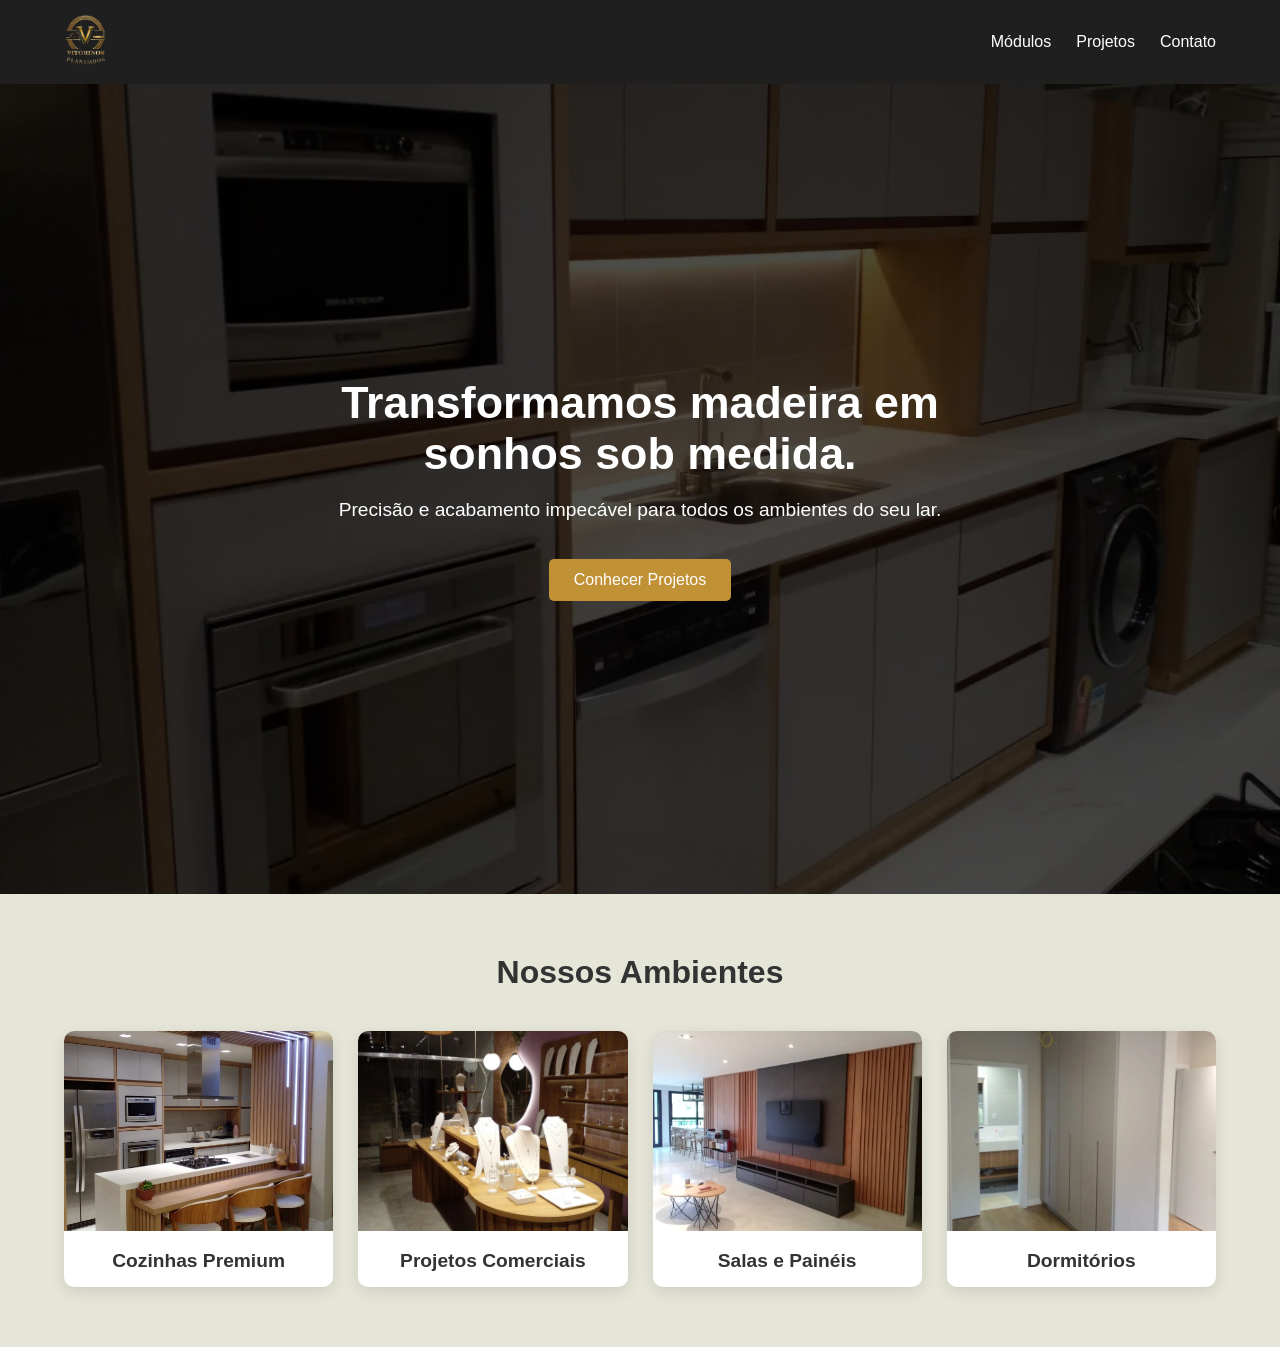
<file: index.html>
<!DOCTYPE html>
<html lang="pt-br">
<head>
    <meta charset="UTF-8">
    <meta name="viewport" content="width=device-width, initial-scale=1.0">
    <title>Vitorinos Planejados | Móveis Sob Medida</title>
    <link rel="stylesheet" href="css/index.css">
    <link rel="icon" href="assets/icone.ico">
</head>
<body>

<header>
<nav class="container">
        <div class="logo">
            <a href="index.html">
                <img src="assets/logoVitorinos1.png" alt="Vitorinos Planejados">
            </a>
        </div>
        
        <!-- ADICIONE ESTE BOTÃO AQUI -->
        <button class="hamburger" id="hamburger" aria-label="Abrir Menu">
            <span></span>
            <span></span>
            <span></span>
        </button>

        <ul class="nav-links" id="nav-links">
            <li><a href="templates/modulos.html">Módulos</a></li>
            <li><a href="templates/projetos.html">Projetos</a></li>
            <li><a href="templates/contato.html">Contato</a></li>
        </ul>
    </nav>
</header>

<main>
    <section id="home" class="hero">
        <div class="hero-content container">
            <h1 class="reveal active">Transformamos madeira em sonhos sob medida.</h1>
            <p class="texto reveal active" >Precisão e acabamento impecável para todos os ambientes do seu lar.</p><br>
            <a href="templates/projetos.html" class="btn-main reveal active">Conhecer Projetos</a>
        </div>
    </section>

    <section id="projetos" class="container">
        <h2 class="reveal">Nossos Ambientes</h2>
        
        <div class="grid-portfolio-index"> 
            <article class="projeto-card-index reveal">
                <img src="assets/cozinha-01.webp" alt="Cozinhas Premium">
                <div class="card-info-index">
                    <h3>Cozinhas Premium</h3>
                </div>           
            </article>

            <article class="projeto-card-index reveal">
                <img src="assets/Joias.webp" alt="Lojas e Comerciais">
                <div class="card-info-index">
                    <h3>Projetos Comerciais</h3>
                </div>                       
            </article>

            <article class="projeto-card-index reveal">
                <img src="assets/sala1.webp" alt="Painéis e Home Theater">
                <div class="card-info-index">
                    <h3>Salas e Painéis</h3>
                </div>
            </article>

            <article class="projeto-card-index reveal">
                <img src="assets/dormitorio1.webp" alt="Dormitórios Planejados">
                <div class="card-info-index">
                    <h3>Dormitórios</h3>
                </div>
            </article>
        </div> 
    </section>    
</main>

<script src="js/main.js"></script>
</body>
</html>
</file>
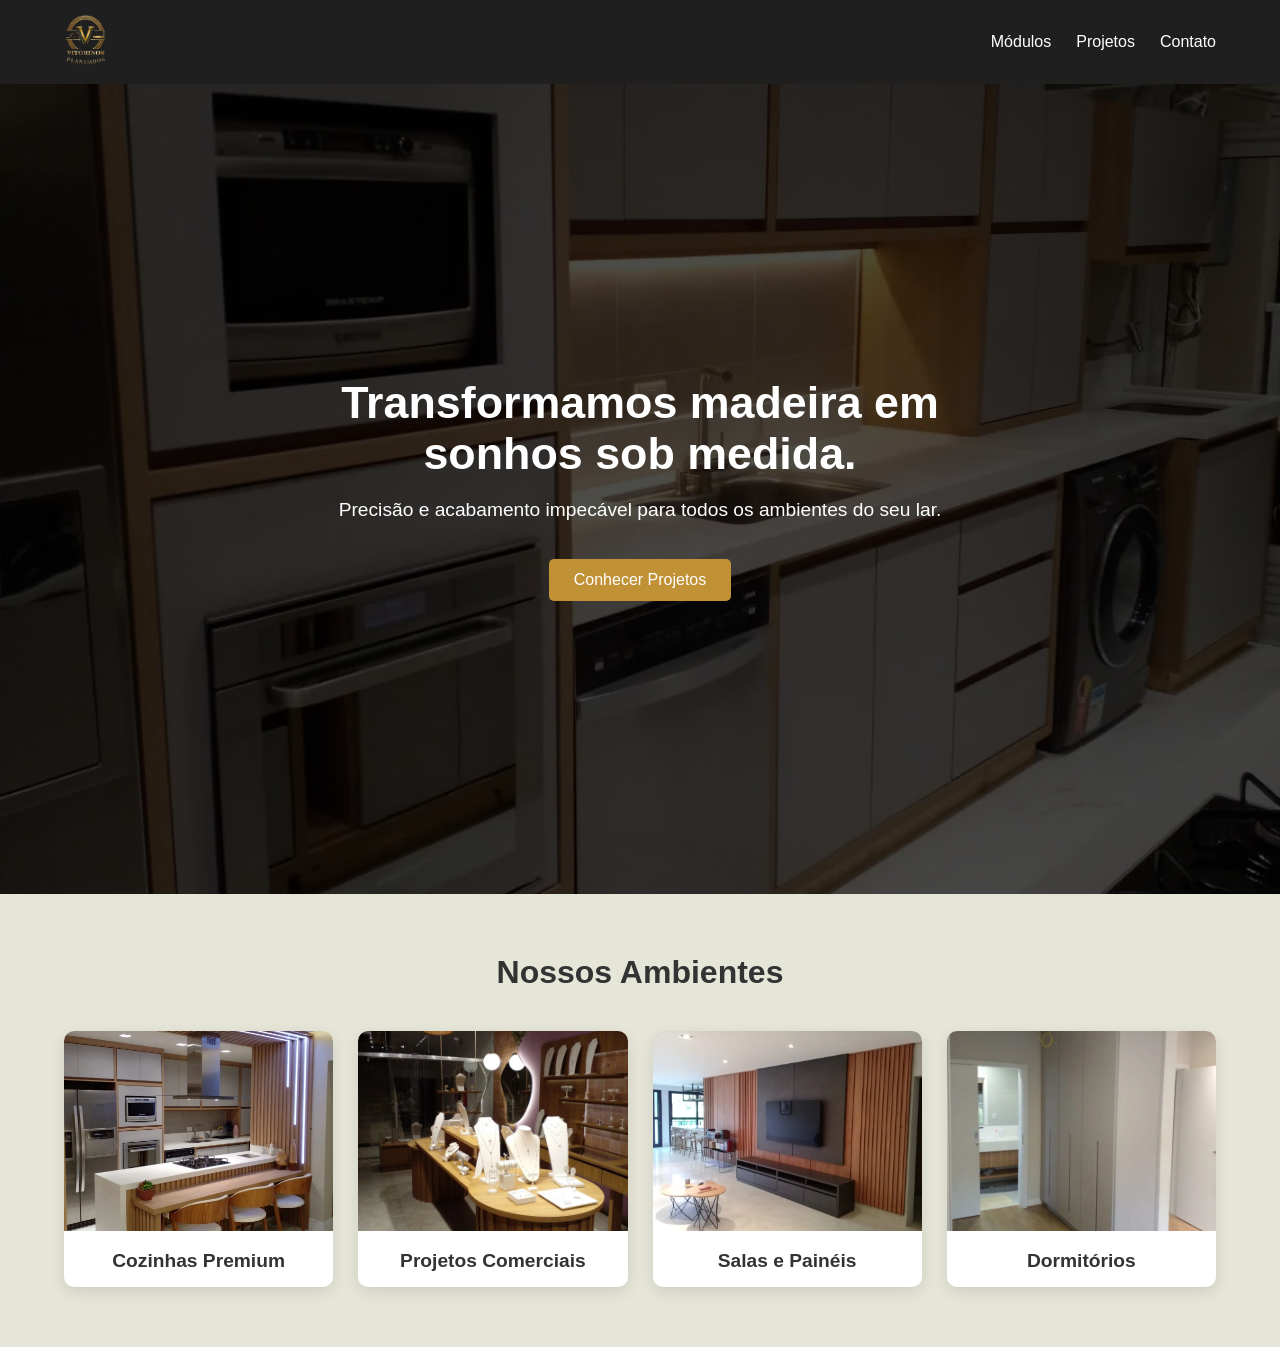
<file: frontend/index.html>
<!DOCTYPE html>
<html lang="pt-br">
<head>
    <meta charset="UTF-8">
    <meta name="viewport" content="width=device-width, initial-scale=1.0">
    <title>Vitorinos Planejados | Móveis Sob Medida</title>
    <link rel="stylesheet" href="css/index.css">
    <link rel="icon" href="assets/icone.ico">
</head>
<body>

<header>
    <nav class="container">
        <div class="logo">
            <a href="index.html">
                <img src="assets/logoVitorinos1.png" alt="Vitorinos Planejados">
            </a>
        </div>
        <ul class="nav-links">
            <li><a href="templates/modulos.html">Módulos</a></li>
            <li><a href="templates/projetos.html">Projetos</a></li>
            <li><a href="templates/contato.html">Contato</a></li>
        </ul>
    </nav>
</header>

<main>
    <section id="home" class="hero">
        <div class="hero-content container">
            <h1 class="reveal active">Transformamos madeira em sonhos sob medida.</h1>
            <p class="texto reveal active" >Precisão e acabamento impecável para todos os ambientes do seu lar.</p><br>
            <a href="templates/projetos.html" class="btn-main reveal active">Conhecer Projetos</a>
        </div>
    </section>

    <section id="projetos" class="container">
        <h2 class="reveal">Nossos Ambientes</h2>
        
        <div class="grid-portfolio-index"> 
            <article class="projeto-card-index reveal">
                <img src="assets/cozinha-01.webp" alt="Cozinhas Premium">
                <div class="card-info-index">
                    <h3>Cozinhas Premium</h3>
                </div>           
            </article>

            <article class="projeto-card-index reveal">
                <img src="assets/Joias.webp" alt="Lojas e Comerciais">
                <div class="card-info-index">
                    <h3>Projetos Comerciais</h3>
                </div>                       
            </article>

            <article class="projeto-card-index reveal">
                <img src="assets/sala1.webp" alt="Painéis e Home Theater">
                <div class="card-info-index">
                    <h3>Salas e Painéis</h3>
                </div>
            </article>

            <article class="projeto-card-index reveal">
                <img src="assets/dormitorio1.webp" alt="Dormitórios Planejados">
                <div class="card-info-index">
                    <h3>Dormitórios</h3>
                </div>
            </article>
        </div> 
    </section>    
</main>

<script src="js/main.js"></script>
</body>
</html>
</file>
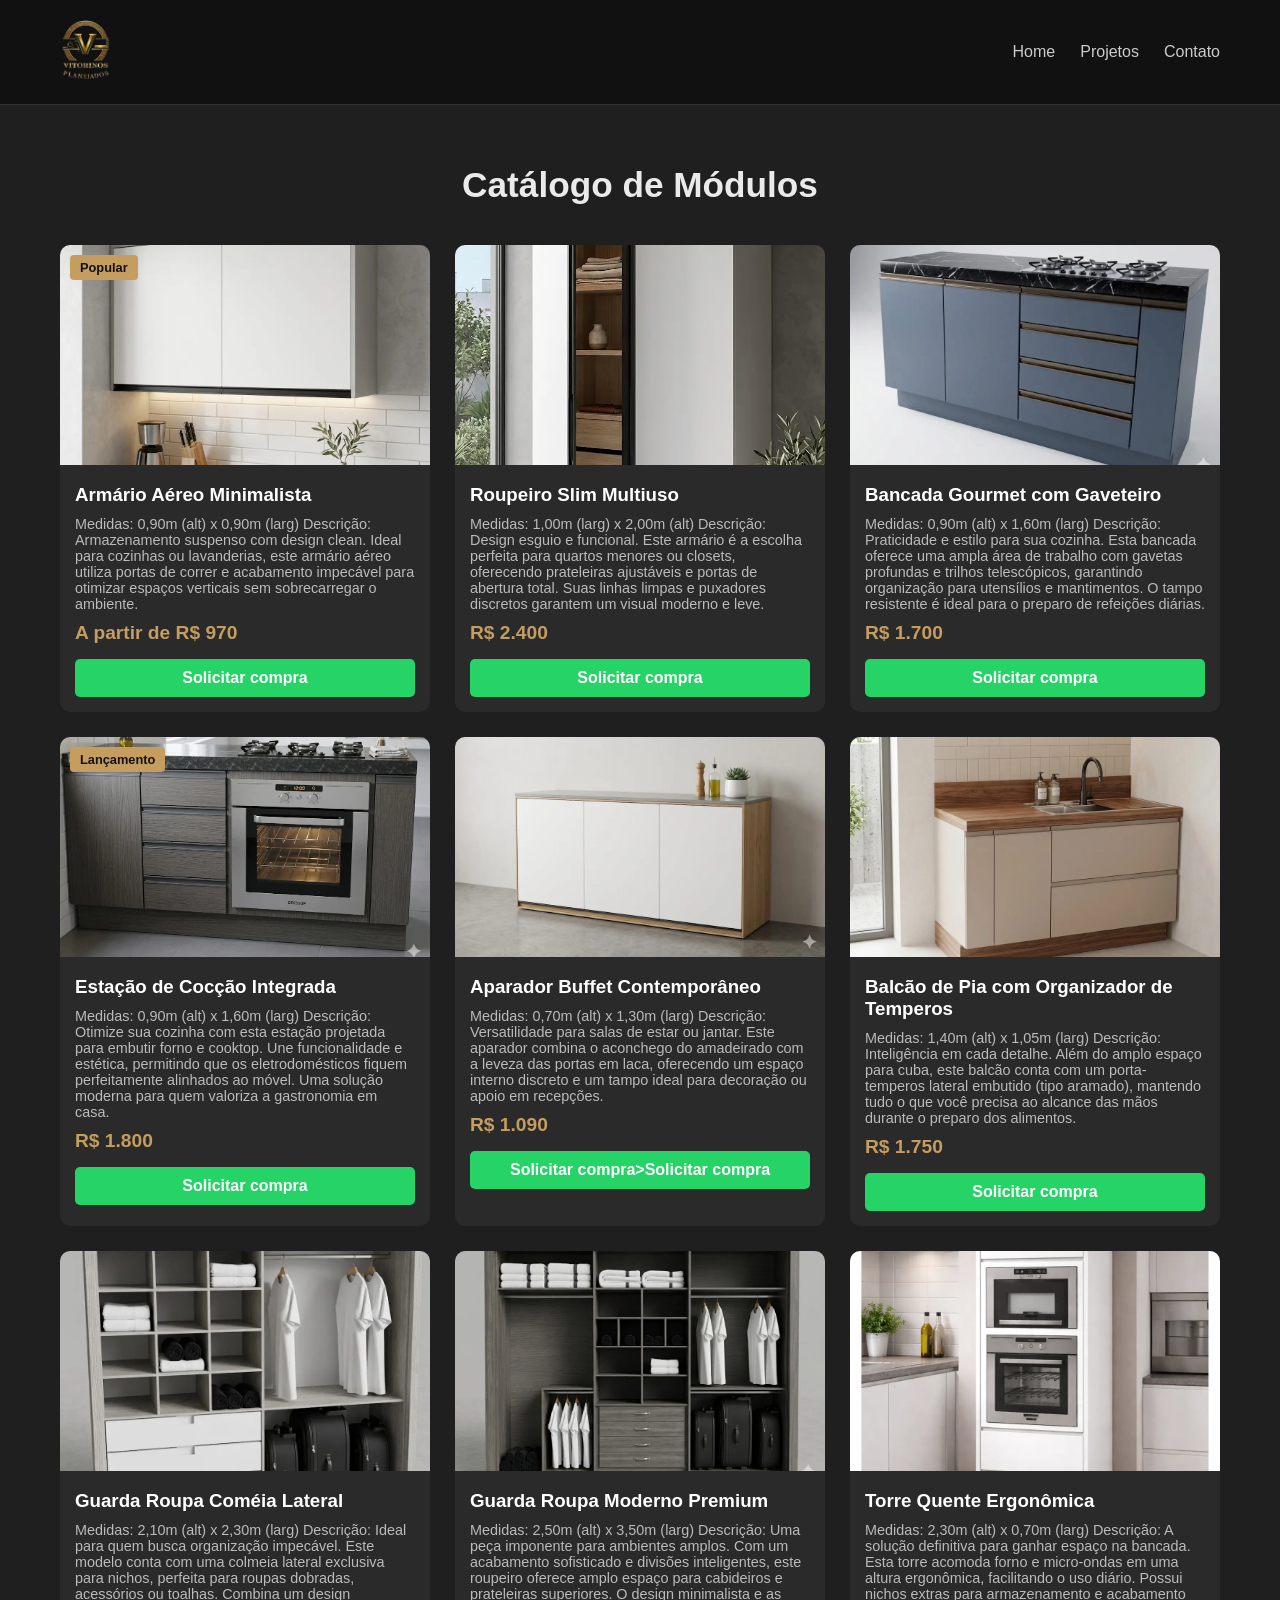
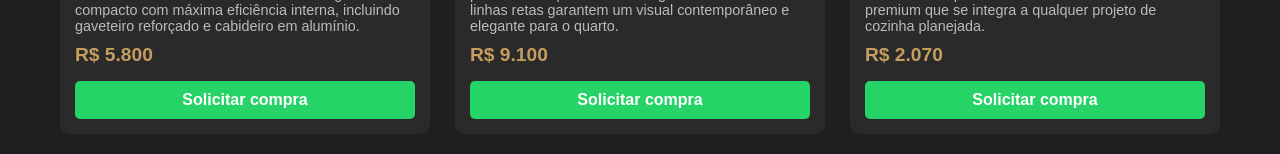
<file: templates/modulos.html>
<!DOCTYPE html>
<html lang="pt-br">
<head>
    <meta charset="UTF-8">
    <meta name="viewport" content="width=device-width, initial-scale=1.0">
    <title>Modúlos | Vitorinos Planejados</title>
    <link rel="stylesheet" href="../css/modulos.css">
    <link rel="icon" href="../assets/icone.ico">
    <meta name="description" content="Móveis planejados sob medida em Itaquaquecetuba, Mogi das Cruzes, Suzano, Ferraz de Vasconcelos e todo Alto Tietê. Projetos de cozinhas, dormitórios e móveis personalizados com qualidade, precisão e excelente acabamento. Solicite seu orçamento.">
    <meta name="keywords" content="móveis planejados Itaquaquecetuba, móveis sob medida Mogi das Cruzes, móveis planejados Suzano, móveis planejados Ferraz de Vasconcelos, marcenaria Alto Tietê, móveis personalizados SP">
</head>
<body>
<header>
    <nav class="container">
        <div class="logo">
            <a href="../index.html">
                <img src="../assets/logoVitorinos1.png" alt="Logo" id="logo-img">
            </a>
        </div>
        <button class="hamburger" id="hamburger" aria-label="Abrir Menu">
            <span></span>
            <span></span>
            <span></span>
        </button>
        <ul class="nav-links" id="nav-links">
            <li><a href="../index.html">Home</a></li>
            <li><a href="projetos.html">Projetos</a></li>
            <li><a href="contato.html" class="btn-orcamento">Contato</a></li>
        </ul>
    </nav>
</header>
<section class="container shop-section">
    <h2>Catálogo de Módulos</h2>
    <div class="grid-produtos">
        <div class="produto-card">
            <div class="badge">Popular</div>
            <img src="../assets/aerio1.webp" alt="Módulo Office" class="img-expand">
            <div class="produto-info">
                <h3>Armário Aéreo Minimalista</h3>
                <p>Medidas: 0,90m (alt) x 0,90m (larg)
                Descrição: Armazenamento suspenso com design clean. Ideal para cozinhas ou lavanderias, este armário aéreo utiliza portas de correr e acabamento impecável para otimizar espaços verticais sem sobrecarregar o ambiente.
                </p>
                
                <span class="preco">A partir de R$ 970</span>

                <a href="https://wa.me/5511978043882?text=Olá! Tenho interesse no Armário Aéreo Minimalista." 
                target="_blank" 
                class="btn-comprar">
                Solicitar compra
                </a>
            </div>
        </div>

<div class="produto-card">

    <div class="produto-img">
        <img src="../assets/armario1.webp" alt="Módulo Comercial" class="img-expand">
    </div>

    <div class="produto-info">
        <h3>Roupeiro Slim Multiuso</h3>
        <p>Medidas: 1,00m (larg) x 2,00m (alt)
        Descrição: Design esguio e funcional. Este armário é a escolha perfeita para quartos menores ou closets, oferecendo prateleiras ajustáveis e portas de abertura total. Suas linhas limpas e puxadores discretos garantem um visual moderno e leve.
        </p>

        <span class="preco">R$ 2.400</span>

        <a href="https://wa.me/5511978043882?text=Olá! Tenho interesse no Roupeiro Slim Multiuso"
           target="_blank"
           class="btn-comprar">
           Solicitar compra
        </a>
    </div>

</div>

        <div class="produto-card">
            <img src="../assets/bancada1.webp" alt="Módulo Living" class="img-expand">
            <div class="produto-info">
                <h3>Bancada Gourmet com Gaveteiro</h3>
                <p>Medidas: 0,90m (alt) x 1,60m (larg)
                Descrição: Praticidade e estilo para sua cozinha. Esta bancada oferece uma ampla área de trabalho com gavetas profundas e trilhos telescópicos, garantindo organização para utensílios e mantimentos. O tampo resistente é ideal para o preparo de refeições diárias.
                </p>
                <span class="preco">R$ 1.700</span>
                <a href="https://wa.me/5511978043882?text=Olá! Tenho interesse na Bancada Gourmet com Gaveteiro"
                target="_blank"
                class="btn-comprar">Solicitar compra</a>
            </div>
        </div>

        <div class="produto-card">
        <div class="badge">Lançamento</div>
            <img src="../assets/bancada2.webp" alt="Módulo Oficina" class="img-expand">
            <div class="produto-info">
                <h3>Estação de Cocção Integrada</h3>
                <p>Medidas: 0,90m (alt) x 1,60m (larg)

                Descrição: Otimize sua cozinha com esta estação projetada para embutir forno e cooktop. Une funcionalidade e estética, permitindo que os eletrodomésticos fiquem perfeitamente alinhados ao móvel. Uma solução moderna para quem valoriza a gastronomia em casa.
                </p>
                <span class="preco">R$ 1.800</span>
                <a href="https://wa.me/5511978043882?text=Olá! Tenho interesse na Estação de Cocção Integrada"
                target="_blank"
                class="btn-comprar">Solicitar compra</a>
            </div>
        </div>
        <div class="produto-card">
            <img src="../assets/bancada3.webp" alt="Módulo Living" class="img-expand">
            <div class="produto-info">
                <h3>Aparador Buffet Contemporâneo</h3>
                <p>Medidas: 0,70m (alt) x 1,30m (larg)
                Descrição: Versatilidade para salas de estar ou jantar. Este aparador combina o aconchego do amadeirado com a leveza das portas em laca, oferecendo um espaço interno discreto e um tampo ideal para decoração ou apoio em recepções.
                </p>
                <span class="preco">R$ 1.090</span>
                <a href="https://wa.me/5511978043882?text=Olá! Tenho interesse no Aparador Buffet Contemporâneo"
                target="_blank"
                class="btn-comprar">Solicitar compra>Solicitar compra</a>
            </div>
        </div>
        <div class="produto-card">
            <img src="../assets/banheiro1.webp" alt="Módulo Living" class="img-expand">
            <div class="produto-info">
                <h3>Balcão de Pia com Organizador de Temperos</h3>
                <p>Medidas: 1,40m (alt) x 1,05m (larg)
                Descrição: Inteligência em cada detalhe. Além do amplo espaço para cuba, este balcão conta com um porta-temperos lateral embutido (tipo aramado), mantendo tudo o que você precisa ao alcance das mãos durante o preparo dos alimentos.
                </p>
                <span class="preco">R$ 1.750</span>
                <a href="https://wa.me/5511978043882?text=Olá! Tenho interesse no Balcão de Pia com Organizador de Temperos"
                target="_blank"
                class="btn-comprar">Solicitar compra</a>
            </div>
        </div>
        <div class="produto-card">
            <img src="../assets/guardaRoupa1.webp" alt="Módulo Living" class="img-expand">
            <div class="produto-info">
                <h3>Guarda Roupa Coméia Lateral</h3>
                <p>Medidas: 2,10m (alt) x 2,30m (larg)
                Descrição: Ideal para quem busca organização impecável. Este modelo conta com uma colmeia lateral exclusiva para nichos, perfeita para roupas dobradas, acessórios ou toalhas. Combina um design compacto com máxima eficiência interna, incluindo gaveteiro reforçado e cabideiro em alumínio.
                </p>
                <span class="preco">R$ 5.800</span>
                <a href="https://wa.me/5511978043882?text=Olá! Tenho interesse no Guarda Roupa Coméia Lateral"
                target="_blank"
                class="btn-comprar">Solicitar compra</a>
            </div>
        </div>
        <div class="produto-card">
            <img src="../assets/guardaRoupa2.webp" alt="Módulo Living" class="img-expand">
            <div class="produto-info">
                <h3>Guarda Roupa Moderno Premium</h3>
                <p>Medidas: 2,50m (alt) x 3,50m (larg)
                Descrição: Uma peça imponente para ambientes amplos. Com um acabamento sofisticado e divisões inteligentes, este roupeiro oferece amplo espaço para cabideiros e prateleiras superiores. O design minimalista e as linhas retas garantem um visual contemporâneo e elegante para o quarto.
                </p>
                <span class="preco">R$ 9.100</span>
                <a href="https://wa.me/5511978043882?text=Olá! Tenho interesse no Guarda Roupa Moderno Premium"
                target="_blank"
                class="btn-comprar">Solicitar compra</a>
            </div>
        </div>
        <div class="produto-card" class="img-tamanho">
            <img src="../assets/torreQuente.webp"
             alt="Módulo Living" class="img-expand">
            <div class="produto-info">
                <h3>Torre Quente Ergonômica</h3>
                <p>Medidas: 2,30m (alt) x 0,70m (larg)
                Descrição: A solução definitiva para ganhar espaço na bancada. Esta torre acomoda forno e micro-ondas em uma altura ergonômica, facilitando o uso diário. Possui nichos extras para armazenamento e acabamento premium que se integra a qualquer projeto de cozinha planejada.
                </p>
                <span class="preco">R$ 2.070</span>
                <a href="https://wa.me/5511978043882?text=Olá! Tenho interesse na Torre Quente Ergonômica"
                target="_blank"
                class="btn-comprar">Solicitar compra</a>
            </div>
        </div>
        
    </div>
</section>
<script src="../js/main.js"></script>
</body>
</html>
</file>
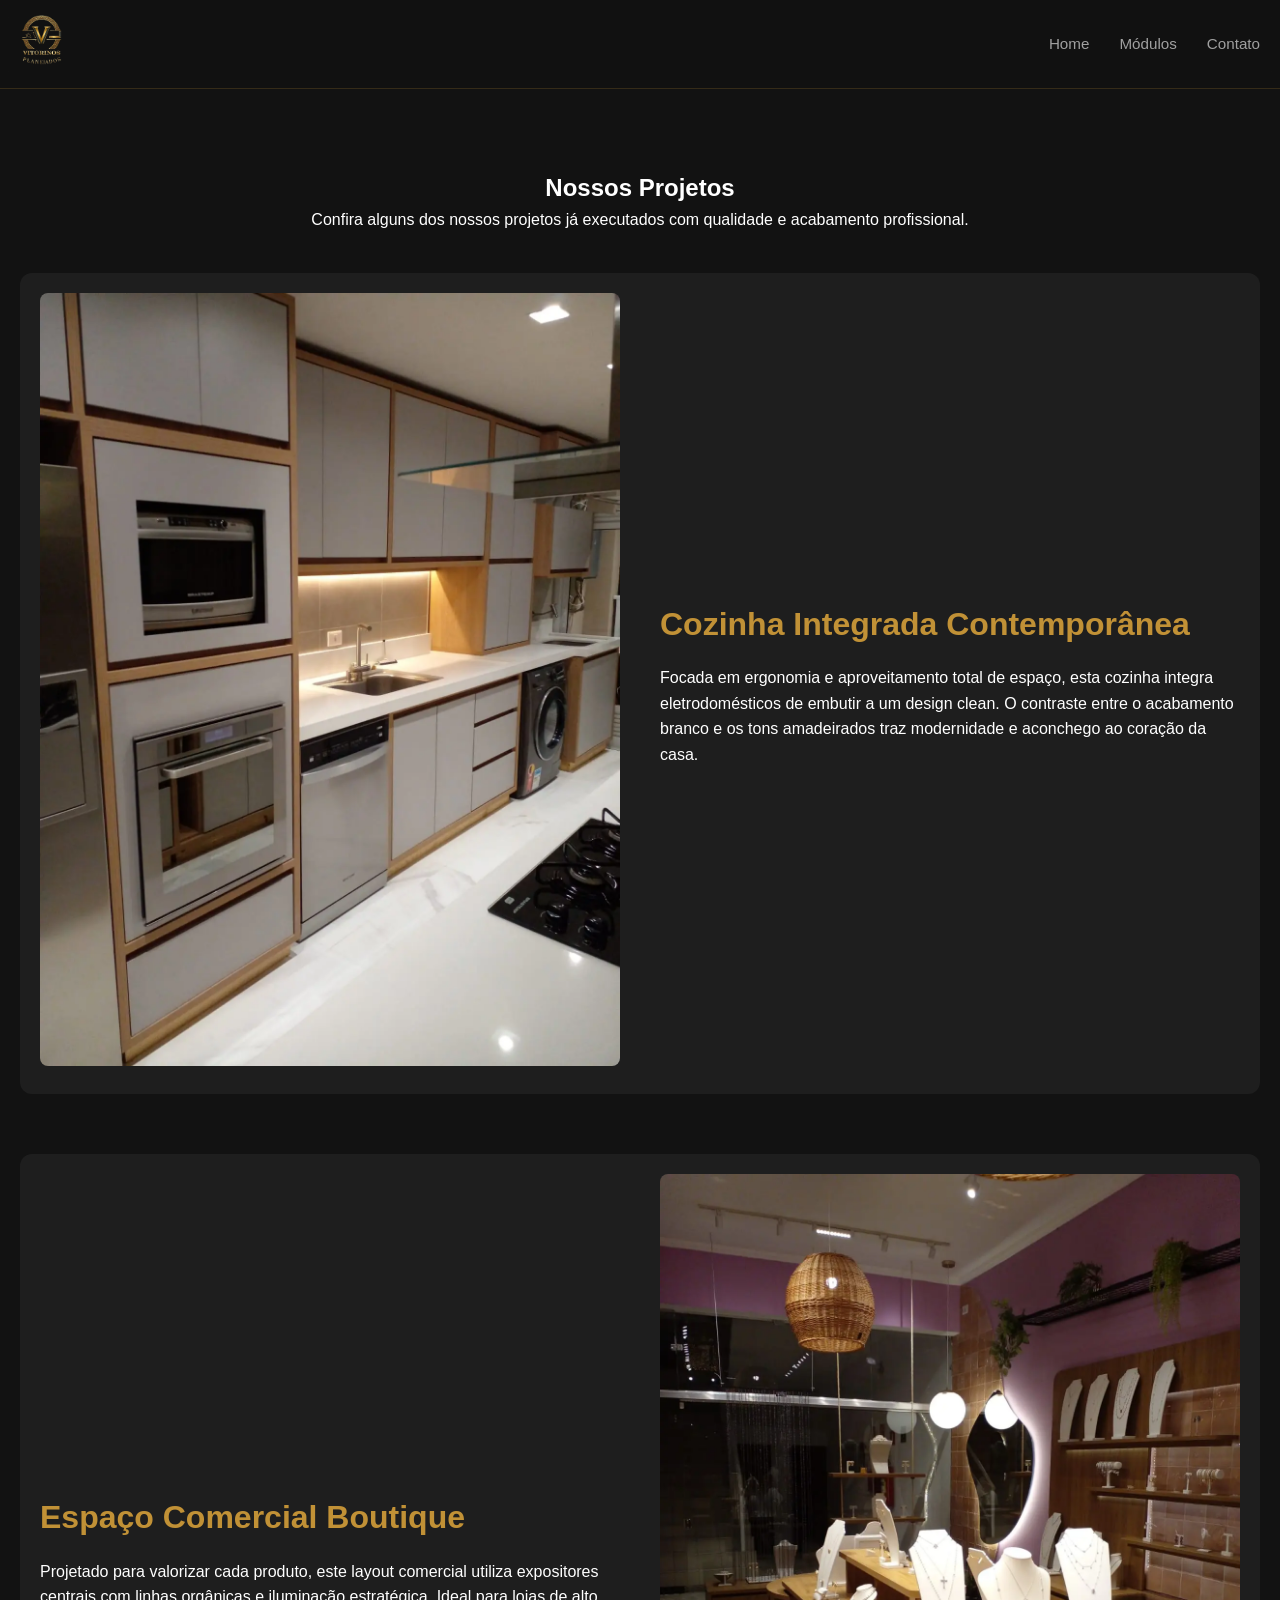
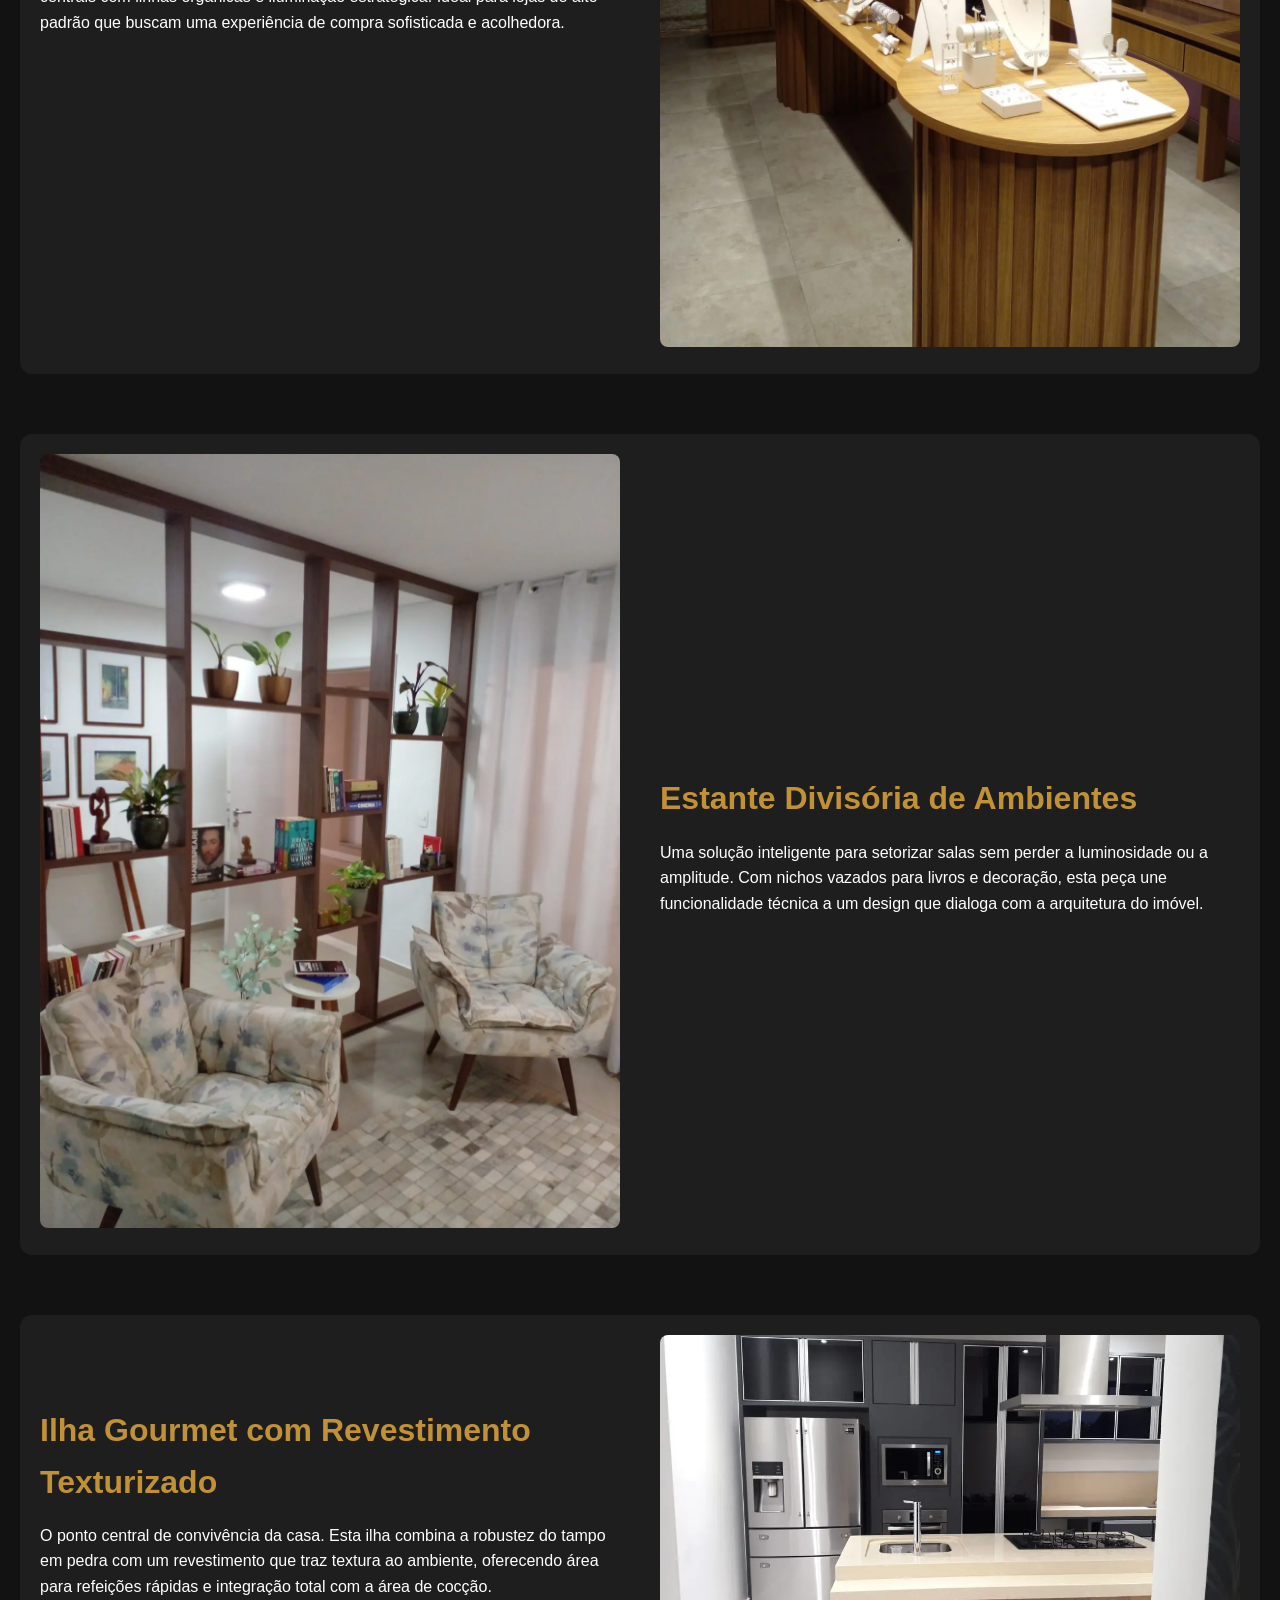
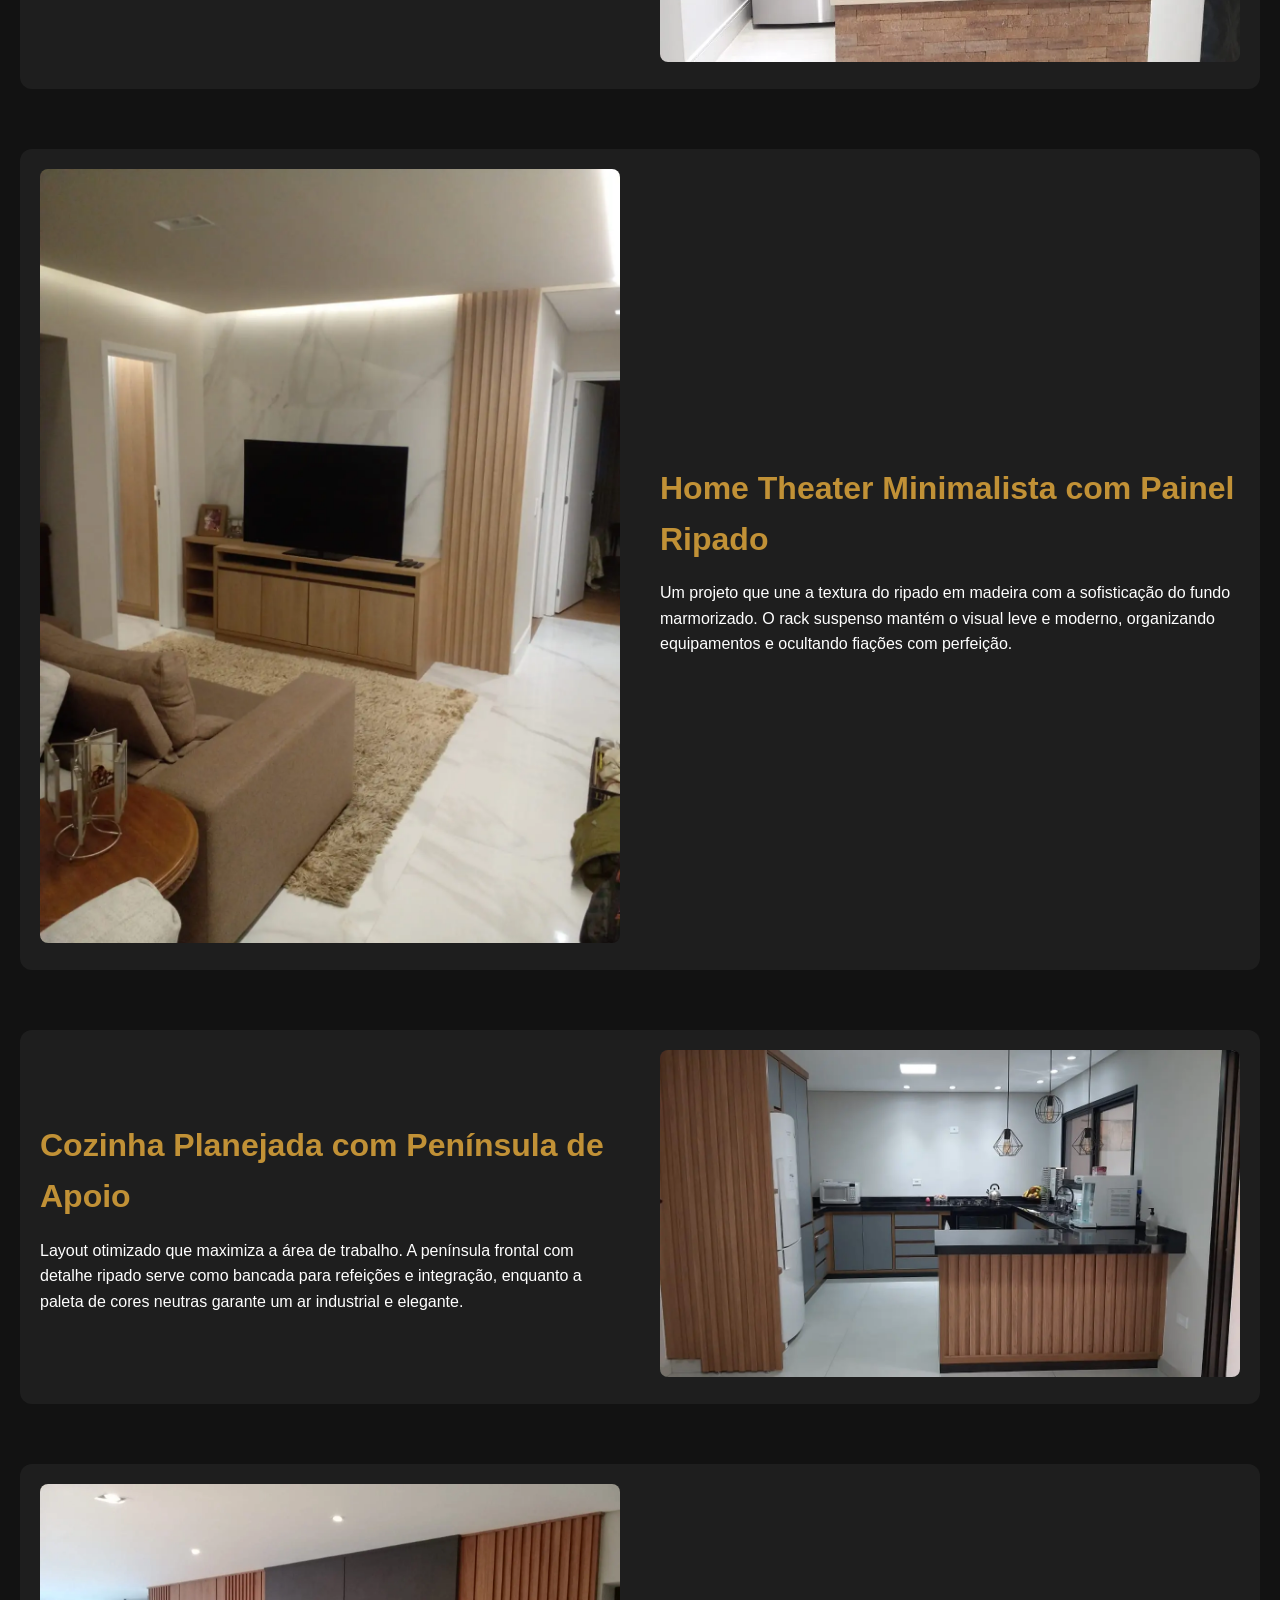
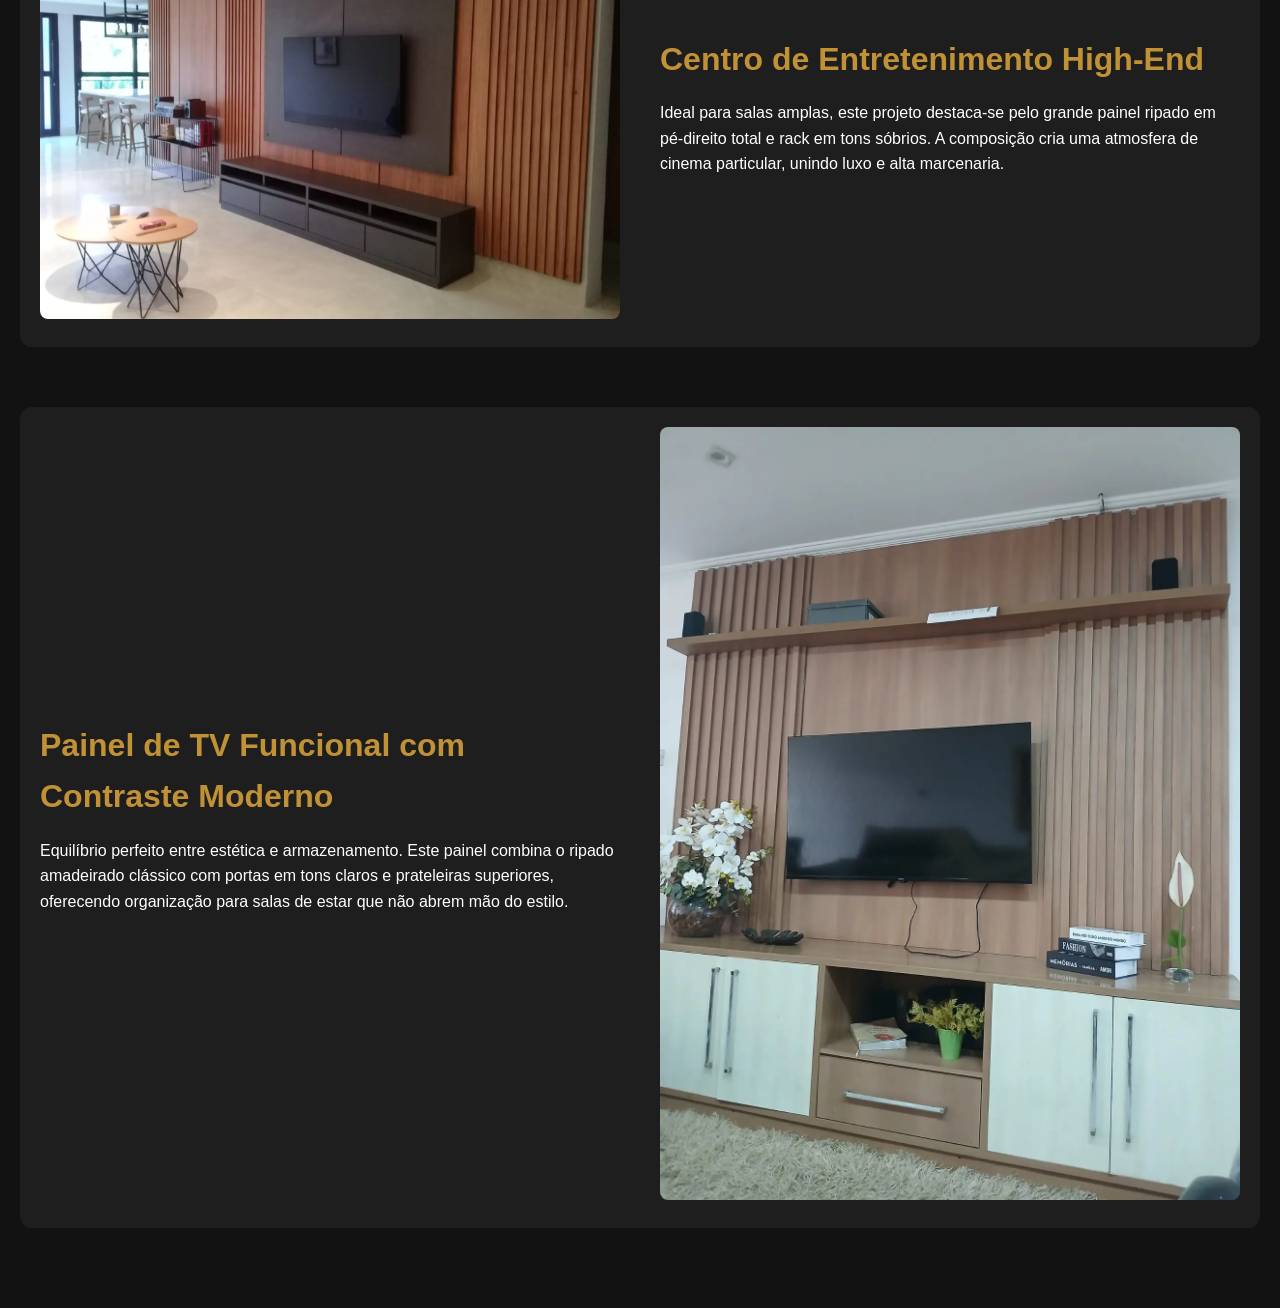
<file: templates/projetos.html>
<!DOCTYPE html>
<html lang="pt-br">
<head>
    <meta charset="UTF-8">
    <meta name="viewport" content="width=device-width, initial-scale=1.0">
    <title>Projetos| Vitorinos Planejados</title>
    <link rel="stylesheet" href="../css/style.css">
    <link rel="icon" href="../assets/icone.ico">
    <meta name="description" content="Móveis planejados sob medida em Itaquaquecetuba, Mogi das Cruzes, Suzano, Ferraz de Vasconcelos e todo Alto Tietê. Projetos de cozinhas, dormitórios e móveis personalizados com qualidade, precisão e excelente acabamento. Solicite seu orçamento.">
    <meta name="keywords" content="móveis planejados Itaquaquecetuba, móveis sob medida Mogi das Cruzes, móveis planejados Suzano, móveis planejados Ferraz de Vasconcelos, marcenaria Alto Tietê, móveis personalizados SP">
</head>
<body>

<header>
    <nav class="container">
        <div class="logo">
            <a href="../index.html">
                <img src="../assets/logoVitorinos1.png" alt="Logo" id="logo-img">
            </a>
        </div>
        <button class="hamburger" id="hamburger" aria-label="Abrir Menu">
            <span></span>
            <span></span>
            <span></span>
        </button>
        <ul class="nav-links" id="nav-links">
            <li><a href="../index.html">Home</a></li>
            <li><a href="modulos.html" class="active">Módulos</a></li>
            <li><a href="contato.html" class="btn-orcamento">Contato</a></li>
        </ul>
    </nav>
</header>

<main class="container">
    <section class="modulos-header">
        <h1>Nossos Projetos</h1>
        <p><p>Confira alguns dos nossos projetos já executados com qualidade e acabamento profissional.</p></p>
    </section>

    <section class="grid-modulos">
        <article class="modulo-item">
            <div class="modulo-img">
                <img src="../assets/hero-bg.webp" alt="Esquema de Módulo">
            </div>
            <div class="modulo-texto">
                <h3>Cozinha Integrada Contemporânea</h3>
                <p class="legenda">
                    Focada em ergonomia e aproveitamento total de espaço, esta cozinha integra eletrodomésticos de embutir a um design clean. O contraste entre o acabamento branco e os tons amadeirados traz modernidade e aconchego ao coração da casa.
                </p>
            </div>
        </article>

        <article class="modulo-item">
            <div class="modulo-img">
                <img src="../assets/Joias.webp" alt="Esquema de Gaveteiro">
            </div>
            <div class="modulo-texto">
                <h3>Espaço Comercial Boutique</h3>
                    <p class="legenda">
                        Projetado para valorizar cada produto, este layout comercial utiliza expositores centrais com linhas orgânicas e iluminação estratégica. Ideal para lojas de alto padrão que buscam uma experiência de compra sofisticada e acolhedora.
                    </p>
            </div>
        </article>
                <article class="modulo-item">
            <div class="modulo-img">
                <img src="../assets/sala2.webp" alt="Esquema de Gaveteiro">
            </div>
            <div class="modulo-texto">
                <h3>Estante Divisória de Ambientes</h3>
                <ul class="legenda">
                    <p>
                        Uma solução inteligente para setorizar salas sem perder a luminosidade ou a amplitude. Com nichos vazados para livros e decoração, esta peça une funcionalidade técnica a um design que dialoga com a arquitetura do imóvel.
                    </p>
                </ul>
            </div>
        </article>
        <article class="modulo-item">
            <div class="modulo-img">
                <img src="../assets/cozinha2.webp" alt="Esquema de Gaveteiro">
            </div>
            <div class="modulo-texto">
                <h3>Ilha Gourmet com Revestimento Texturizado</h3>
                <ul class="legenda">
                    <p>
                       O ponto central de convivência da casa. Esta ilha combina a robustez do tampo em pedra com um revestimento que traz textura ao ambiente, oferecendo área para refeições rápidas e integração total com a área de cocção.
                    </p>
                </ul>
            </div>
        </article>
        <article class="modulo-item">
            <div class="modulo-img">
                <img src="../assets/sala3.webp" alt="Esquema de Gaveteiro">
            </div>
            <div class="modulo-texto">
                <h3>Home Theater Minimalista com Painel Ripado</h3>
                <ul class="legenda">
                    <p>
                        Um projeto que une a textura do ripado em madeira com a sofisticação do fundo marmorizado. O rack suspenso mantém o visual leve e moderno, organizando equipamentos e ocultando fiações com perfeição.
                    </p>
                </ul>
            </div>
        </article>
        <article class="modulo-item">
            <div class="modulo-img">
                <img src="../assets/cozinha3.webp" alt="Esquema de Gaveteiro">
            </div>
            <div class="modulo-texto">
                <h3>Cozinha Planejada com Península de Apoio</h3>
                <ul class="legenda">
                    <p>
                        Layout otimizado que maximiza a área de trabalho. A península frontal com detalhe ripado serve como bancada para refeições e integração, enquanto a paleta de cores neutras garante um ar industrial e elegante.
                    </p>
                </ul>
            </div>
        </article>
        <article class="modulo-item">
            <div class="modulo-img">
                <img src="../assets/sala1.webp" alt="Esquema de Gaveteiro">
            </div>
            <div class="modulo-texto">
                <h3>Centro de Entretenimento High-End</h3>
                <ul class="legenda">
                    <p>
                       Ideal para salas amplas, este projeto destaca-se pelo grande painel ripado em pé-direito total e rack em tons sóbrios. A composição cria uma atmosfera de cinema particular, unindo luxo e alta marcenaria.
                    </p>
                </ul>
            </div>
        </article>
                <article class="modulo-item">
            <div class="modulo-img">
                <img src="../assets/sala4.webp" alt="Esquema de Gaveteiro">
            </div>
            <div class="modulo-texto">
                <h3>Painel de TV Funcional com Contraste Moderno</h3>
                <ul class="legenda">
                    <p>
                       Equilíbrio perfeito entre estética e armazenamento. Este painel combina o ripado amadeirado clássico com portas em tons claros e prateleiras superiores, oferecendo organização para salas de estar que não abrem mão do estilo.
                    </p>
                </ul>
            </div>
        </article>
    </section>
</main>
<script src="../js/main.js"></script>

</body>
</html>
</file>
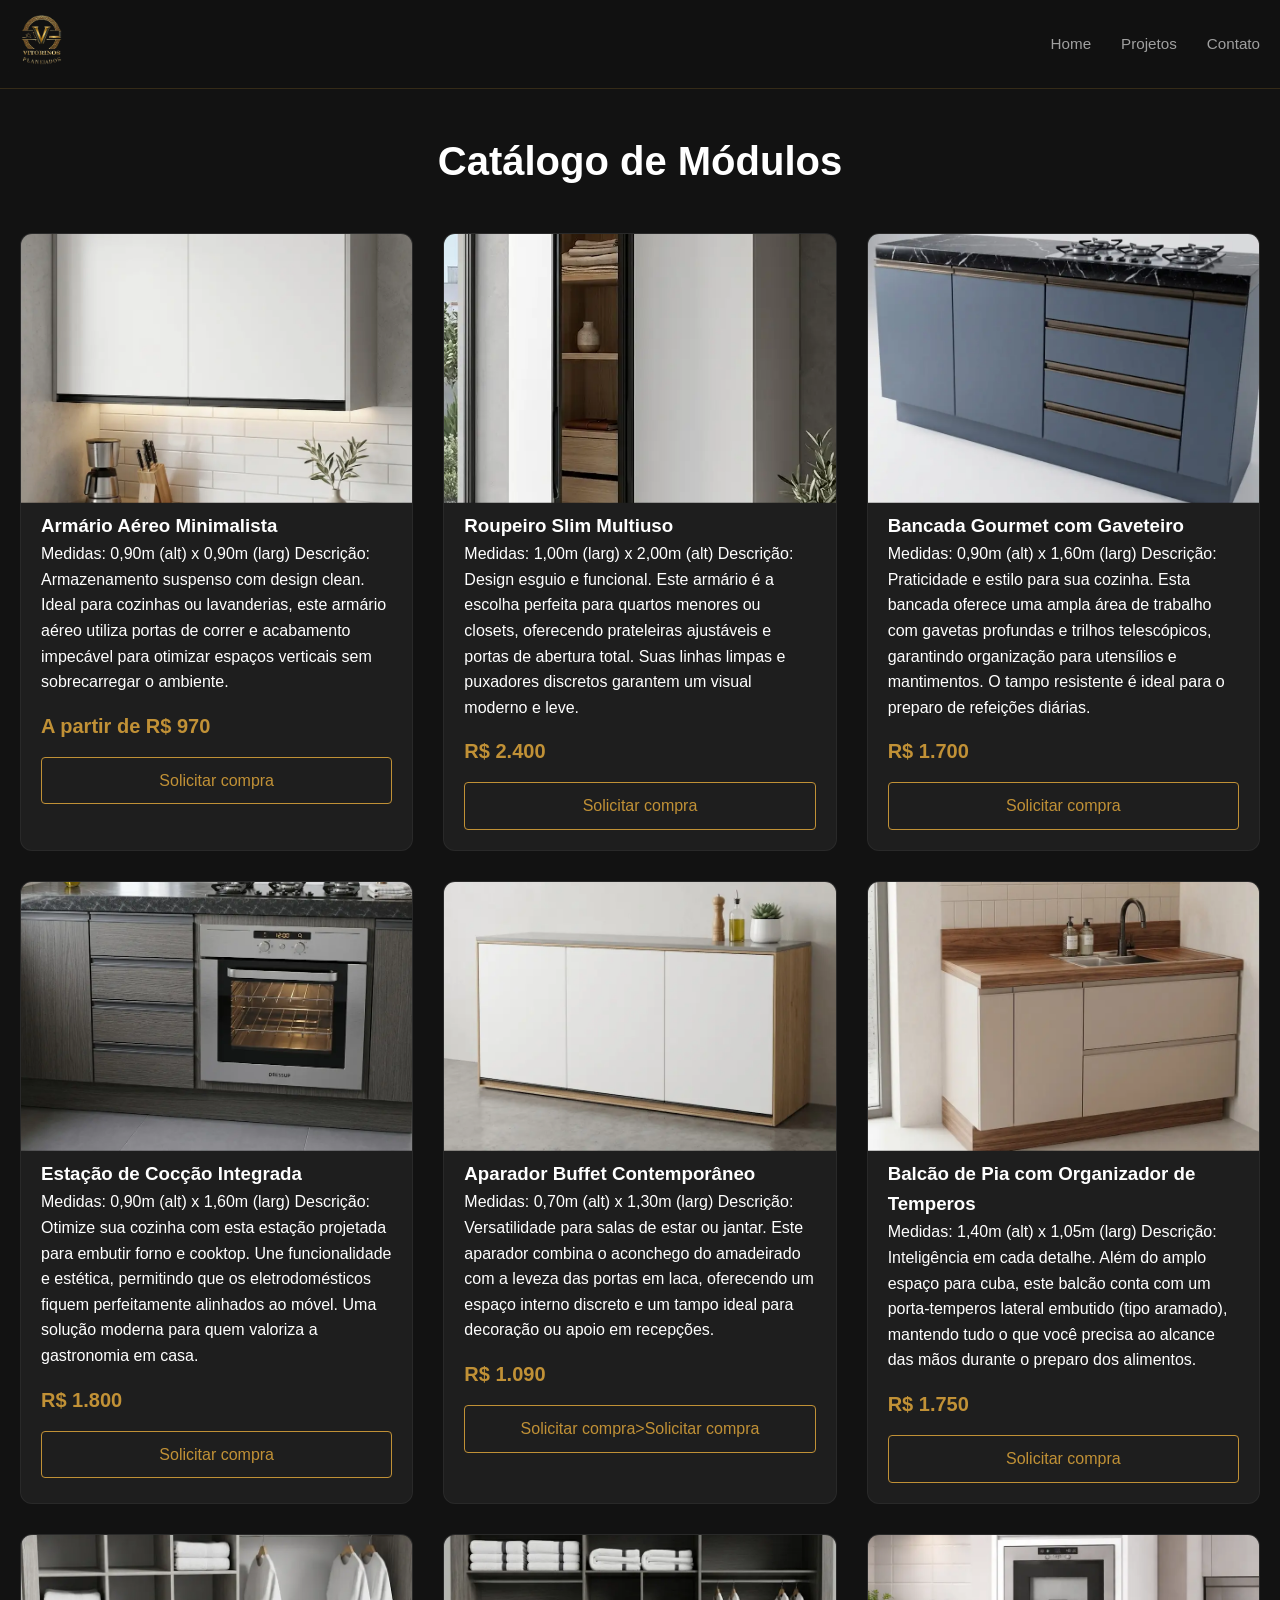
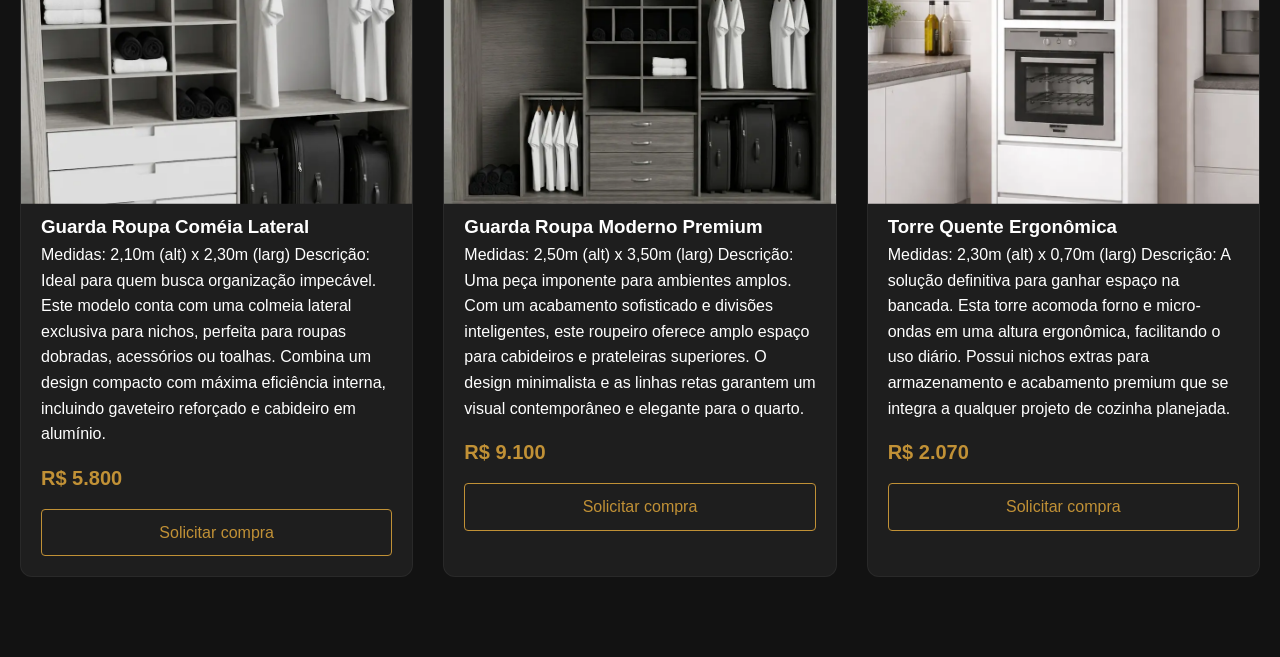
<file: frontend/templates/modulos.html>
<!DOCTYPE html>
<html lang="pt-br">
<head>
    <meta charset="UTF-8">
    <meta name="viewport" content="width=device-width, initial-scale=1.0">
    <title>Modúlos | Vitorinos Planejados</title>
    <link rel="stylesheet" href="../css/style.css">
    <link rel="icon" href="../assets/icone.ico">
    <meta name="description" content="Móveis planejados sob medida em Itaquaquecetuba, Mogi das Cruzes, Suzano, Ferraz de Vasconcelos e todo Alto Tietê. Projetos de cozinhas, dormitórios e móveis personalizados com qualidade, precisão e excelente acabamento. Solicite seu orçamento.">
    <meta name="keywords" content="móveis planejados Itaquaquecetuba, móveis sob medida Mogi das Cruzes, móveis planejados Suzano, móveis planejados Ferraz de Vasconcelos, marcenaria Alto Tietê, móveis personalizados SP">
</head>
<body>
<header>
    <nav class="container">
        <div class="logo">
            <a href="../index.html">
                <img src="../assets/logoVitorinos1.png" alt="Logo" id="logo-img">
            </a>
        </div>
        <ul class="nav-links">
            <li><a href="../index.html">Home</a></li>
            <li><a href="projetos.html">Projetos</a></li>
            <li><a href="contato.html" class="btn-orcamento">Contato</a></li>
        </ul>
    </nav>
</header>
<section class="container shop-section">
    <h2>Catálogo de Módulos</h2>
    <div class="grid-produtos">
        <div class="produto-card">
            <div class="badge">Popular</div>
            <img src="../assets/aerio1.webp" alt="Módulo Office" class="img-expand">
            <div class="produto-info">
                <h3>Armário Aéreo Minimalista</h3>
                <p>Medidas: 0,90m (alt) x 0,90m (larg)
                Descrição: Armazenamento suspenso com design clean. Ideal para cozinhas ou lavanderias, este armário aéreo utiliza portas de correr e acabamento impecável para otimizar espaços verticais sem sobrecarregar o ambiente.
                </p>
                
                <span class="preco">A partir de R$ 970</span>

                <a href="https://wa.me/5511978043882?text=Olá! Tenho interesse no Armário Aéreo Minimalista." 
                target="_blank" 
                class="btn-comprar">
                Solicitar compra
                </a>
            </div>
        </div>

<div class="produto-card">

    <div class="produto-img">
        <img src="../assets/armario1.webp" alt="Módulo Comercial" class="img-expand">
    </div>

    <div class="produto-info">
        <h3>Roupeiro Slim Multiuso</h3>
        <p>Medidas: 1,00m (larg) x 2,00m (alt)
        Descrição: Design esguio e funcional. Este armário é a escolha perfeita para quartos menores ou closets, oferecendo prateleiras ajustáveis e portas de abertura total. Suas linhas limpas e puxadores discretos garantem um visual moderno e leve.
        </p>

        <span class="preco">R$ 2.400</span>

        <a href="https://wa.me/5511978043882?text=Olá! Tenho interesse no Roupeiro Slim Multiuso"
           target="_blank"
           class="btn-comprar">
           Solicitar compra
        </a>
    </div>

</div>

        <div class="produto-card">
            <img src="../assets/bancada1.webp" alt="Módulo Living" class="img-expand">
            <div class="produto-info">
                <h3>Bancada Gourmet com Gaveteiro</h3>
                <p>Medidas: 0,90m (alt) x 1,60m (larg)
                Descrição: Praticidade e estilo para sua cozinha. Esta bancada oferece uma ampla área de trabalho com gavetas profundas e trilhos telescópicos, garantindo organização para utensílios e mantimentos. O tampo resistente é ideal para o preparo de refeições diárias.
                </p>
                <span class="preco">R$ 1.700</span>
                <a href="https://wa.me/5511978043882?text=Olá! Tenho interesse na Bancada Gourmet com Gaveteiro"
                target="_blank"
                class="btn-comprar">Solicitar compra</a>
            </div>
        </div>

        <div class="produto-card">
        <div class="badge">Lançamento</div>
            <img src="../assets/bancada2.webp" alt="Módulo Oficina" class="img-expand">
            <div class="produto-info">
                <h3>Estação de Cocção Integrada</h3>
                <p>Medidas: 0,90m (alt) x 1,60m (larg)

                Descrição: Otimize sua cozinha com esta estação projetada para embutir forno e cooktop. Une funcionalidade e estética, permitindo que os eletrodomésticos fiquem perfeitamente alinhados ao móvel. Uma solução moderna para quem valoriza a gastronomia em casa.
                </p>
                <span class="preco">R$ 1.800</span>
                <a href="https://wa.me/5511978043882?text=Olá! Tenho interesse na Estação de Cocção Integrada"
                target="_blank"
                class="btn-comprar">Solicitar compra</a>
            </div>
        </div>
        <div class="produto-card">
            <img src="../assets/bancada3.webp" alt="Módulo Living" class="img-expand">
            <div class="produto-info">
                <h3>Aparador Buffet Contemporâneo</h3>
                <p>Medidas: 0,70m (alt) x 1,30m (larg)
                Descrição: Versatilidade para salas de estar ou jantar. Este aparador combina o aconchego do amadeirado com a leveza das portas em laca, oferecendo um espaço interno discreto e um tampo ideal para decoração ou apoio em recepções.
                </p>
                <span class="preco">R$ 1.090</span>
                <a href="https://wa.me/5511978043882?text=Olá! Tenho interesse no Aparador Buffet Contemporâneo"
                target="_blank"
                class="btn-comprar">Solicitar compra>Solicitar compra</a>
            </div>
        </div>
        <div class="produto-card">
            <img src="../assets/banheiro1.webp" alt="Módulo Living" class="img-expand">
            <div class="produto-info">
                <h3>Balcão de Pia com Organizador de Temperos</h3>
                <p>Medidas: 1,40m (alt) x 1,05m (larg)
                Descrição: Inteligência em cada detalhe. Além do amplo espaço para cuba, este balcão conta com um porta-temperos lateral embutido (tipo aramado), mantendo tudo o que você precisa ao alcance das mãos durante o preparo dos alimentos.
                </p>
                <span class="preco">R$ 1.750</span>
                <a href="https://wa.me/5511978043882?text=Olá! Tenho interesse no Balcão de Pia com Organizador de Temperos"
                target="_blank"
                class="btn-comprar">Solicitar compra</a>
            </div>
        </div>
        <div class="produto-card">
            <img src="../assets/guardaRoupa1.webp" alt="Módulo Living" class="img-expand">
            <div class="produto-info">
                <h3>Guarda Roupa Coméia Lateral</h3>
                <p>Medidas: 2,10m (alt) x 2,30m (larg)
                Descrição: Ideal para quem busca organização impecável. Este modelo conta com uma colmeia lateral exclusiva para nichos, perfeita para roupas dobradas, acessórios ou toalhas. Combina um design compacto com máxima eficiência interna, incluindo gaveteiro reforçado e cabideiro em alumínio.
                </p>
                <span class="preco">R$ 5.800</span>
                <a href="https://wa.me/5511978043882?text=Olá! Tenho interesse no Guarda Roupa Coméia Lateral"
                target="_blank"
                class="btn-comprar">Solicitar compra</a>
            </div>
        </div>
        <div class="produto-card">
            <img src="../assets/guardaRoupa2.webp" alt="Módulo Living" class="img-expand">
            <div class="produto-info">
                <h3>Guarda Roupa Moderno Premium</h3>
                <p>Medidas: 2,50m (alt) x 3,50m (larg)
                Descrição: Uma peça imponente para ambientes amplos. Com um acabamento sofisticado e divisões inteligentes, este roupeiro oferece amplo espaço para cabideiros e prateleiras superiores. O design minimalista e as linhas retas garantem um visual contemporâneo e elegante para o quarto.
                </p>
                <span class="preco">R$ 9.100</span>
                <a href="https://wa.me/5511978043882?text=Olá! Tenho interesse no Guarda Roupa Moderno Premium"
                target="_blank"
                class="btn-comprar">Solicitar compra</a>
            </div>
        </div>
        <div class="produto-card" class="img-tamanho">
            <img src="../assets/torreQuente.webp"
             alt="Módulo Living" class="img-expand">
            <div class="produto-info">
                <h3>Torre Quente Ergonômica</h3>
                <p>Medidas: 2,30m (alt) x 0,70m (larg)
                Descrição: A solução definitiva para ganhar espaço na bancada. Esta torre acomoda forno e micro-ondas em uma altura ergonômica, facilitando o uso diário. Possui nichos extras para armazenamento e acabamento premium que se integra a qualquer projeto de cozinha planejada.
                </p>
                <span class="preco">R$ 2.070</span>
                <a href="https://wa.me/5511978043882?text=Olá! Tenho interesse na Torre Quente Ergonômica"
                target="_blank"
                class="btn-comprar">Solicitar compra</a>
            </div>
        </div>
        
    </div>
</section>
<script src="../js/main.js"></script>
</body>
</html>
</file>
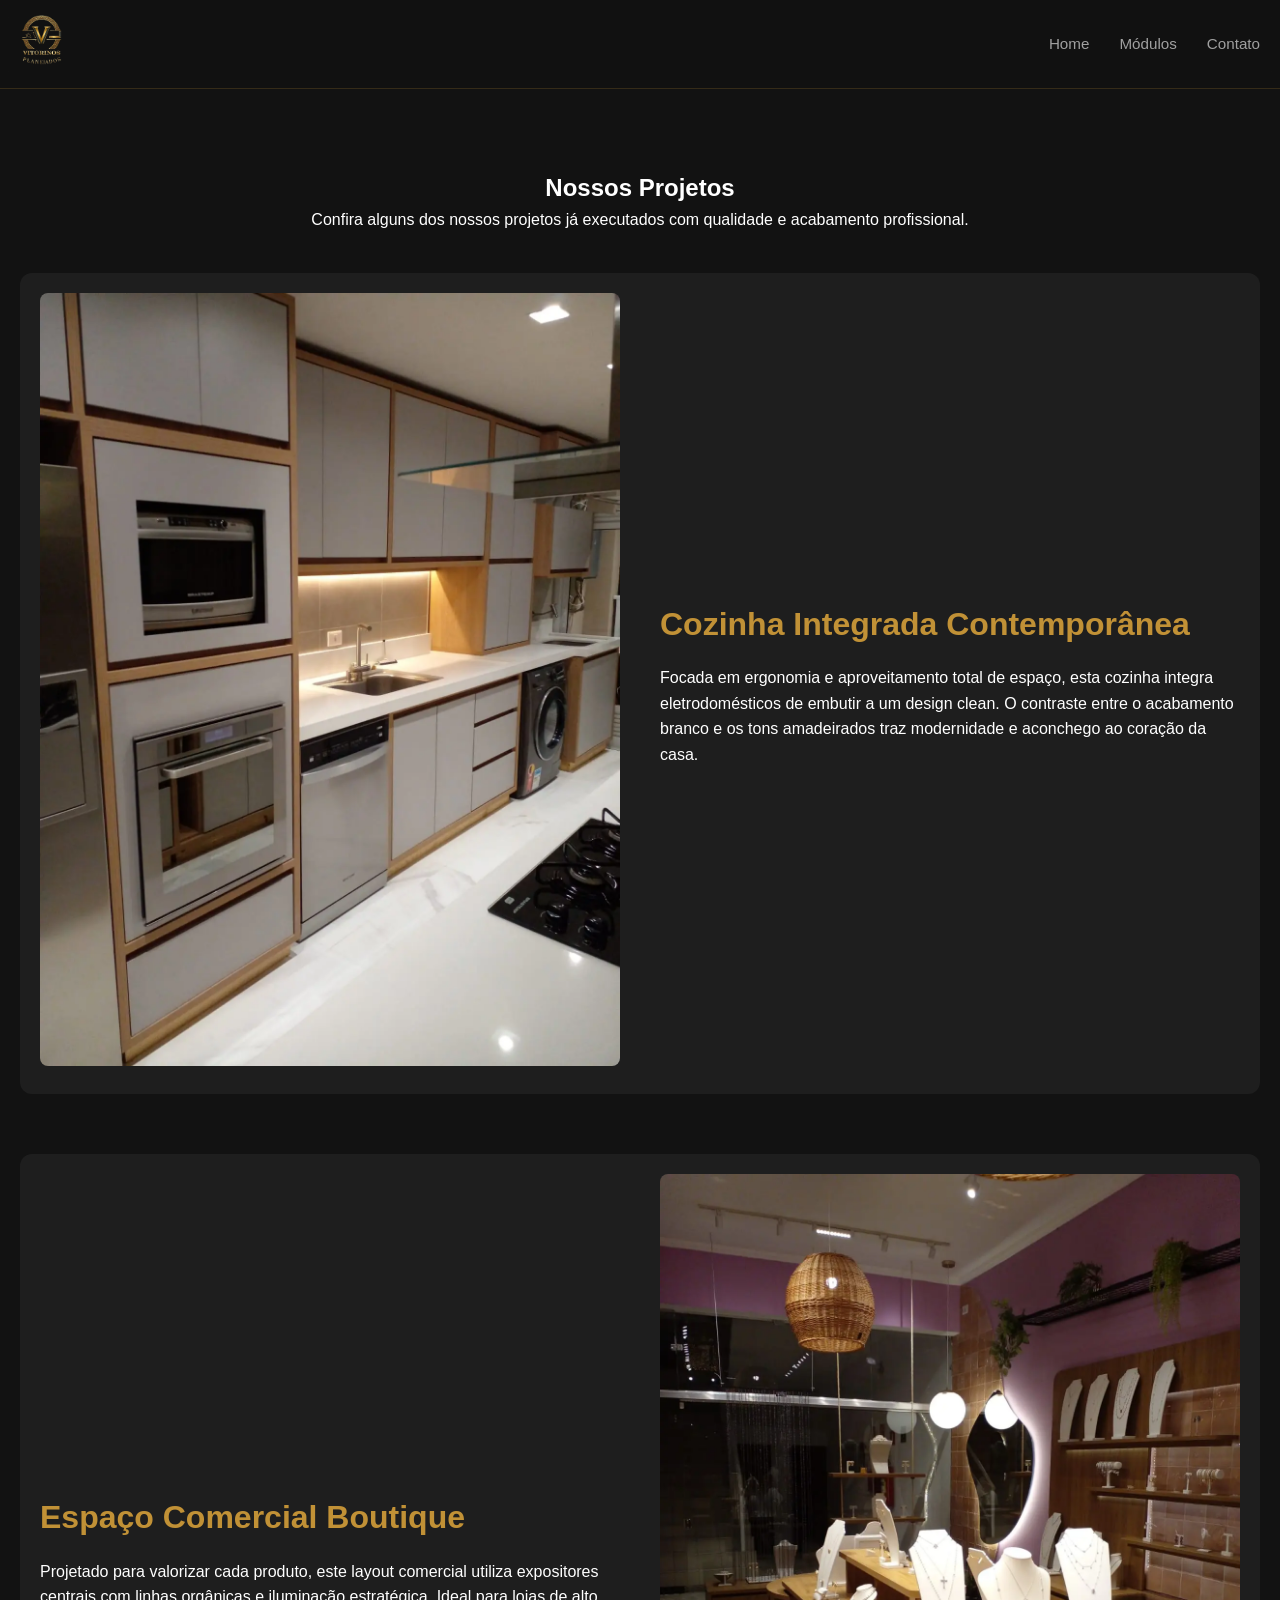
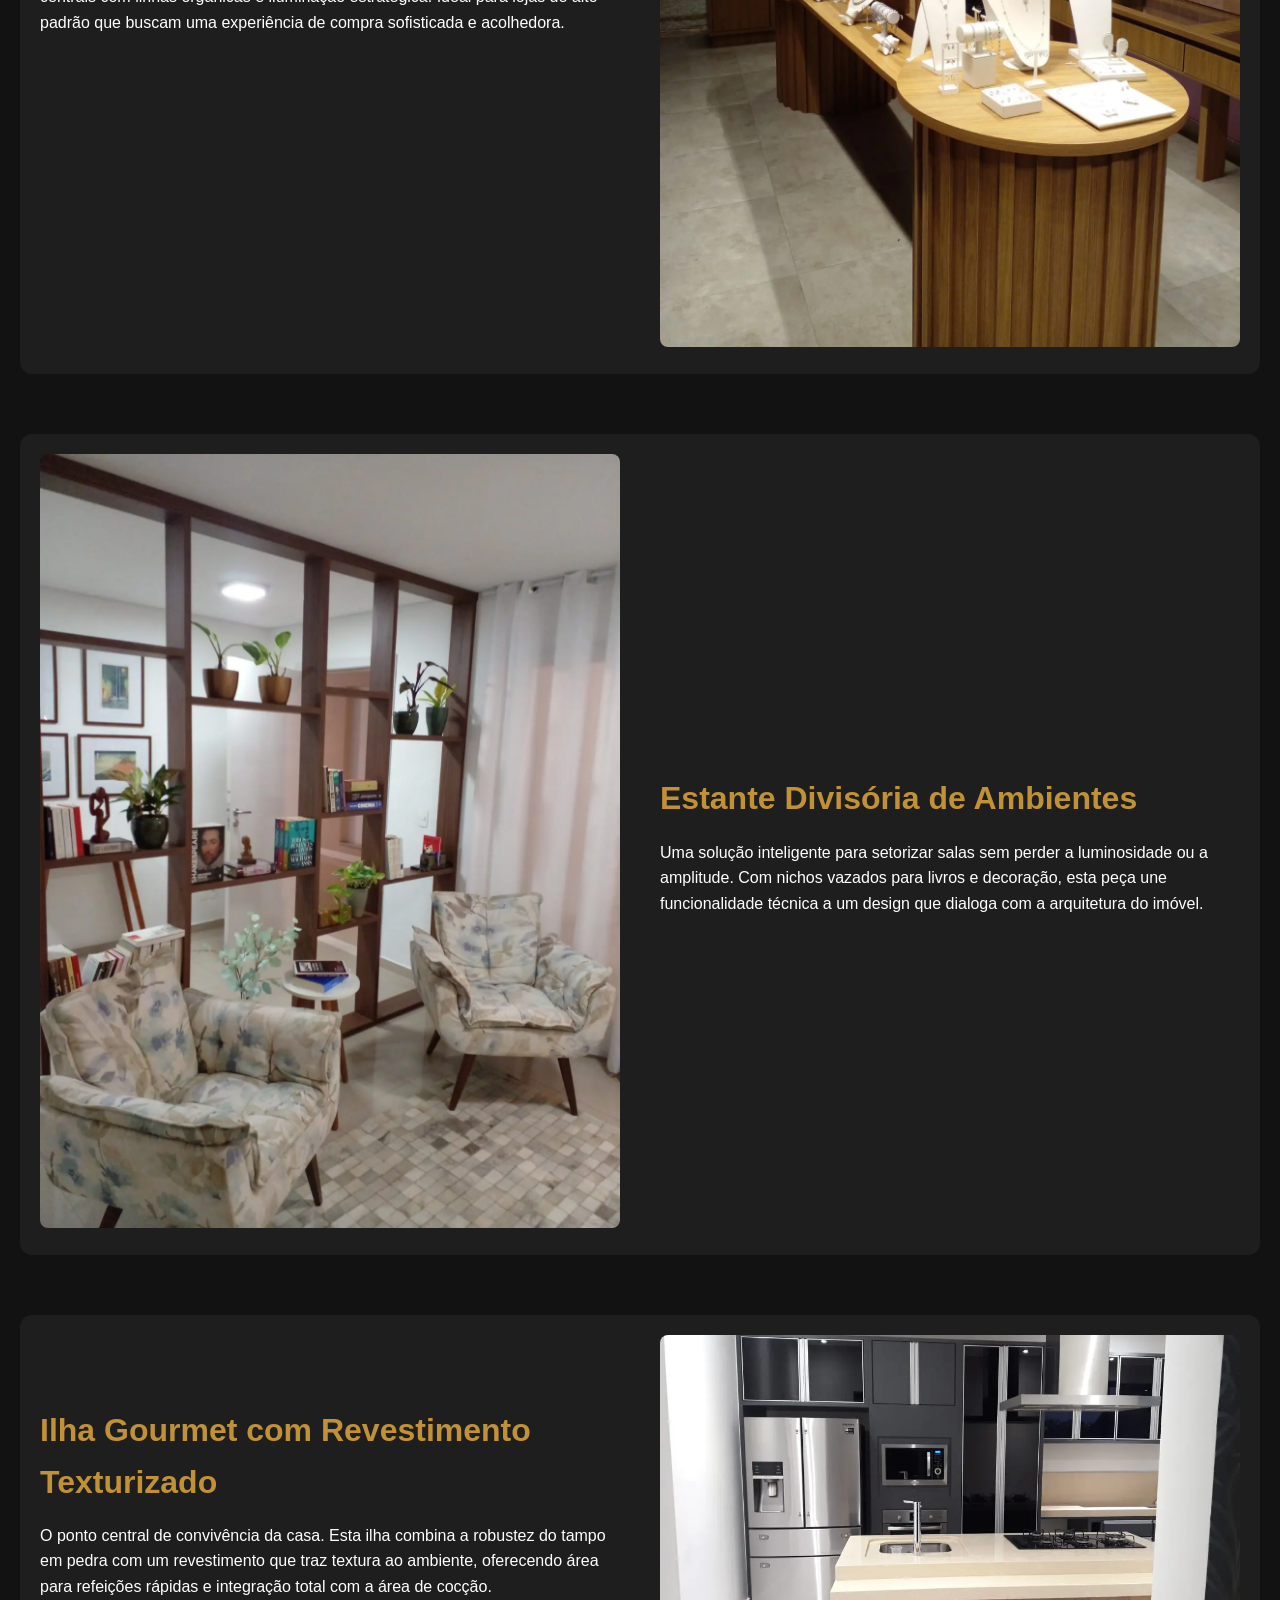
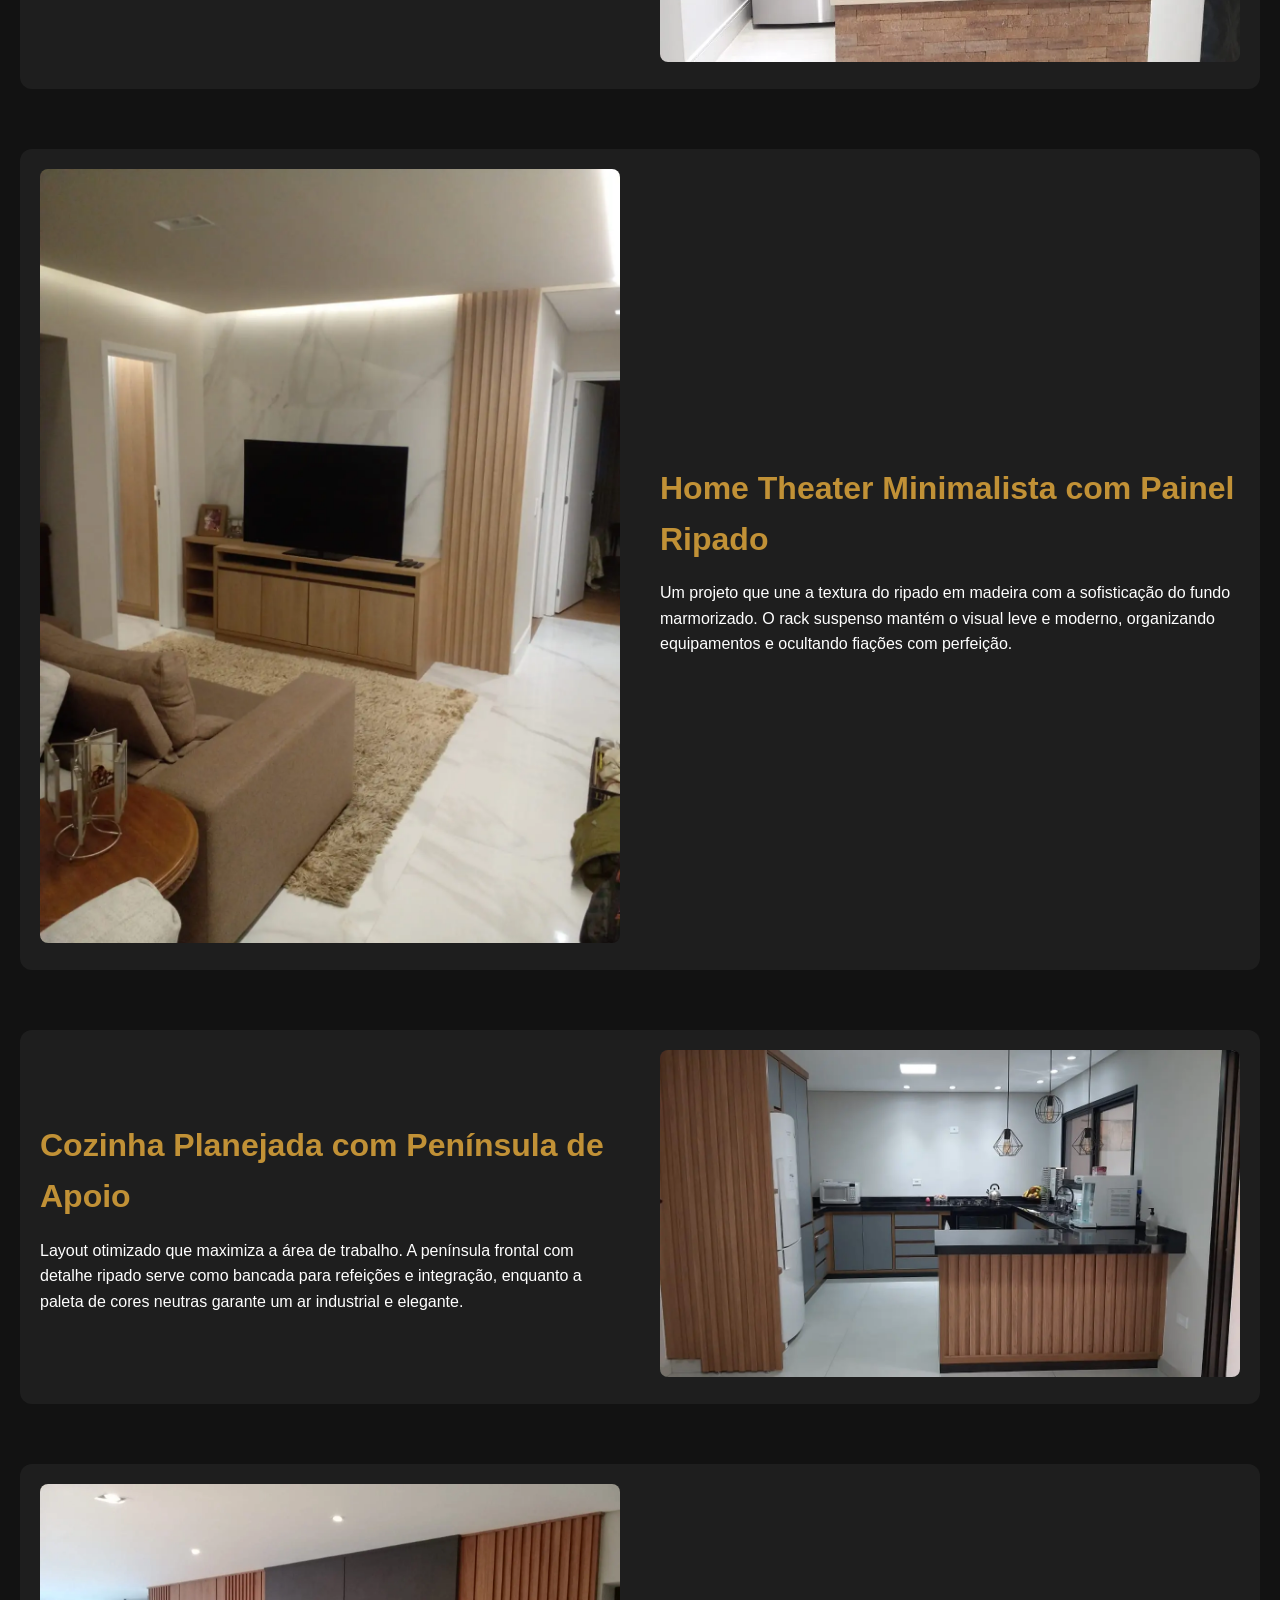
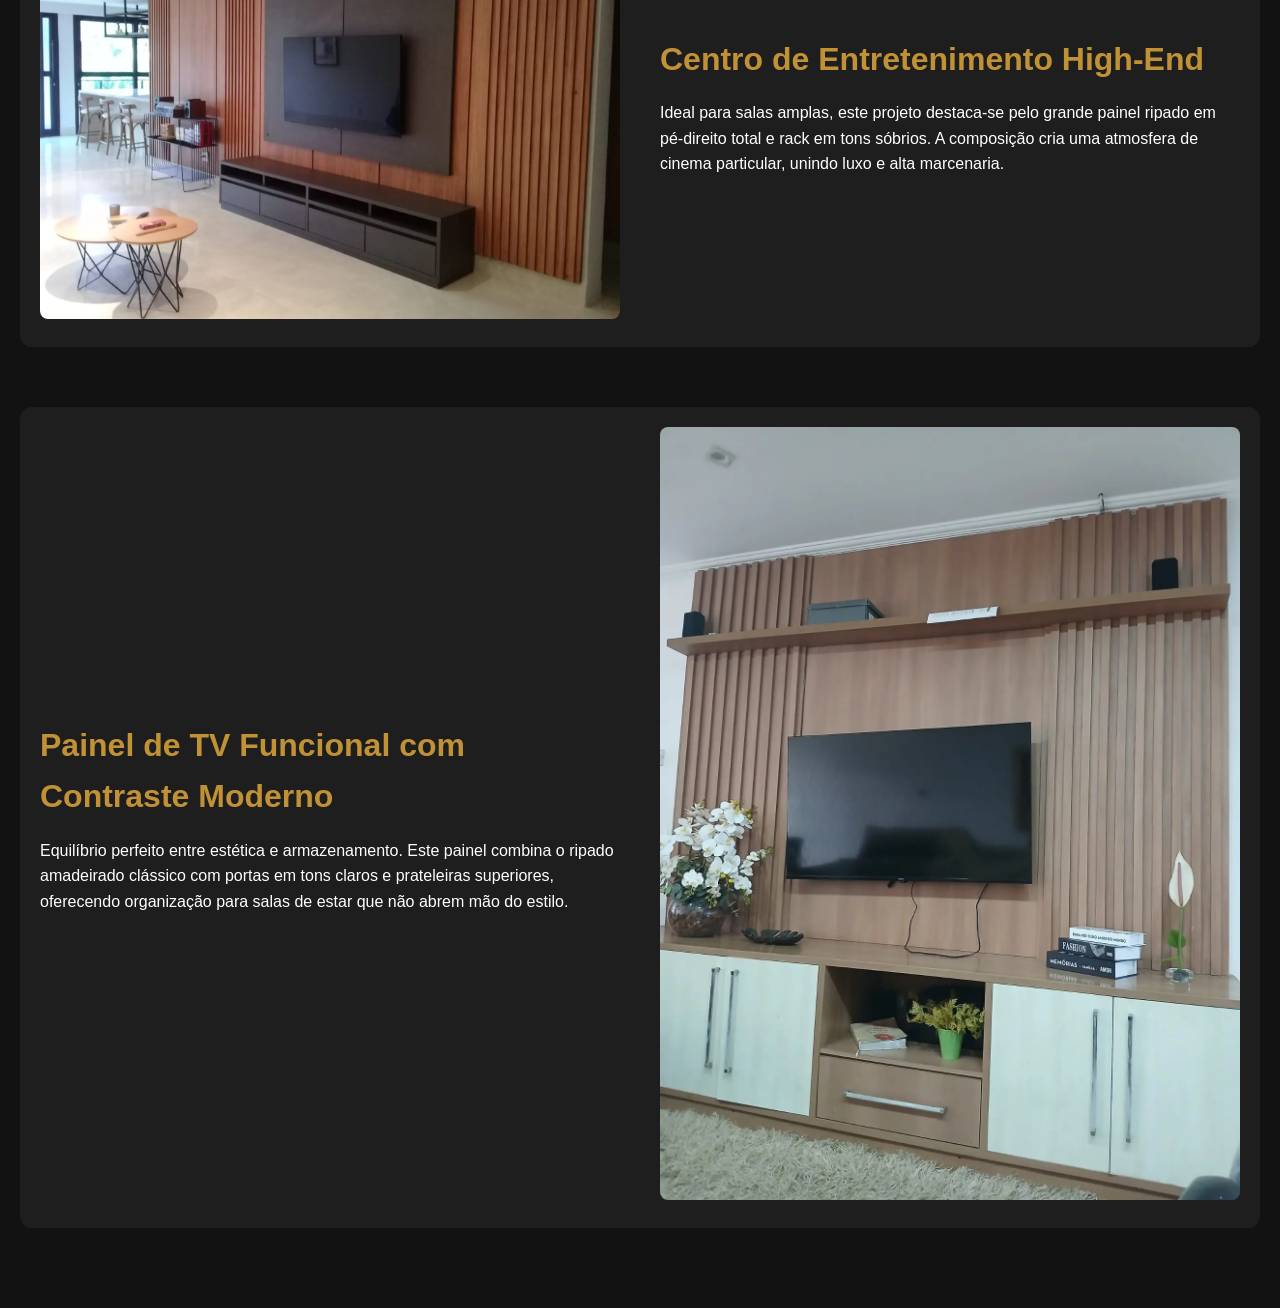
<file: frontend/templates/projetos.html>
<!DOCTYPE html>
<html lang="pt-br">
<head>
    <meta charset="UTF-8">
    <meta name="viewport" content="width=device-width, initial-scale=1.0">
    <title>Projetos| Vitorinos Planejados</title>
    <link rel="stylesheet" href="../css/style.css">
    <link rel="icon" href="../assets/icone.ico">
    <meta name="description" content="Móveis planejados sob medida em Itaquaquecetuba, Mogi das Cruzes, Suzano, Ferraz de Vasconcelos e todo Alto Tietê. Projetos de cozinhas, dormitórios e móveis personalizados com qualidade, precisão e excelente acabamento. Solicite seu orçamento.">
    <meta name="keywords" content="móveis planejados Itaquaquecetuba, móveis sob medida Mogi das Cruzes, móveis planejados Suzano, móveis planejados Ferraz de Vasconcelos, marcenaria Alto Tietê, móveis personalizados SP">
</head>
<body>

<header>
    <nav class="container">
        <div class="logo">
            <a href="../index.html">
                <img src="../assets/logoVitorinos1.png" alt="Logo" id="logo-img">
            </a>
        </div>
        <ul class="nav-links">
            <li><a href="../index.html">Home</a></li>
            <li><a href="modulos.html" class="active">Módulos</a></li>
            <li><a href="contato.html" class="btn-orcamento">Contato</a></li>
        </ul>
    </nav>
</header>

<main class="container">
    <section class="modulos-header">
        <h1>Nossos Projetos</h1>
        <p><p>Confira alguns dos nossos projetos já executados com qualidade e acabamento profissional.</p></p>
    </section>

    <section class="grid-modulos">
        <article class="modulo-item">
            <div class="modulo-img">
                <img src="../assets/hero-bg.webp" alt="Esquema de Módulo">
            </div>
            <div class="modulo-texto">
                <h3>Cozinha Integrada Contemporânea</h3>
                <p class="legenda">
                    Focada em ergonomia e aproveitamento total de espaço, esta cozinha integra eletrodomésticos de embutir a um design clean. O contraste entre o acabamento branco e os tons amadeirados traz modernidade e aconchego ao coração da casa.
                </p>
            </div>
        </article>

        <article class="modulo-item">
            <div class="modulo-img">
                <img src="../assets/Joias.webp" alt="Esquema de Gaveteiro">
            </div>
            <div class="modulo-texto">
                <h3>Espaço Comercial Boutique</h3>
                    <p class="legenda">
                        Projetado para valorizar cada produto, este layout comercial utiliza expositores centrais com linhas orgânicas e iluminação estratégica. Ideal para lojas de alto padrão que buscam uma experiência de compra sofisticada e acolhedora.
                    </p>
            </div>
        </article>
                <article class="modulo-item">
            <div class="modulo-img">
                <img src="../assets/sala2.webp" alt="Esquema de Gaveteiro">
            </div>
            <div class="modulo-texto">
                <h3>Estante Divisória de Ambientes</h3>
                <ul class="legenda">
                    <p>
                        Uma solução inteligente para setorizar salas sem perder a luminosidade ou a amplitude. Com nichos vazados para livros e decoração, esta peça une funcionalidade técnica a um design que dialoga com a arquitetura do imóvel.
                    </p>
                </ul>
            </div>
        </article>
        <article class="modulo-item">
            <div class="modulo-img">
                <img src="../assets/cozinha2.webp" alt="Esquema de Gaveteiro">
            </div>
            <div class="modulo-texto">
                <h3>Ilha Gourmet com Revestimento Texturizado</h3>
                <ul class="legenda">
                    <p>
                       O ponto central de convivência da casa. Esta ilha combina a robustez do tampo em pedra com um revestimento que traz textura ao ambiente, oferecendo área para refeições rápidas e integração total com a área de cocção.
                    </p>
                </ul>
            </div>
        </article>
        <article class="modulo-item">
            <div class="modulo-img">
                <img src="../assets/sala3.webp" alt="Esquema de Gaveteiro">
            </div>
            <div class="modulo-texto">
                <h3>Home Theater Minimalista com Painel Ripado</h3>
                <ul class="legenda">
                    <p>
                        Um projeto que une a textura do ripado em madeira com a sofisticação do fundo marmorizado. O rack suspenso mantém o visual leve e moderno, organizando equipamentos e ocultando fiações com perfeição.
                    </p>
                </ul>
            </div>
        </article>
        <article class="modulo-item">
            <div class="modulo-img">
                <img src="../assets/cozinha3.webp" alt="Esquema de Gaveteiro">
            </div>
            <div class="modulo-texto">
                <h3>Cozinha Planejada com Península de Apoio</h3>
                <ul class="legenda">
                    <p>
                        Layout otimizado que maximiza a área de trabalho. A península frontal com detalhe ripado serve como bancada para refeições e integração, enquanto a paleta de cores neutras garante um ar industrial e elegante.
                    </p>
                </ul>
            </div>
        </article>
        <article class="modulo-item">
            <div class="modulo-img">
                <img src="../assets/sala1.webp" alt="Esquema de Gaveteiro">
            </div>
            <div class="modulo-texto">
                <h3>Centro de Entretenimento High-End</h3>
                <ul class="legenda">
                    <p>
                       Ideal para salas amplas, este projeto destaca-se pelo grande painel ripado em pé-direito total e rack em tons sóbrios. A composição cria uma atmosfera de cinema particular, unindo luxo e alta marcenaria.
                    </p>
                </ul>
            </div>
        </article>
                <article class="modulo-item">
            <div class="modulo-img">
                <img src="../assets/sala4.webp" alt="Esquema de Gaveteiro">
            </div>
            <div class="modulo-texto">
                <h3>Painel de TV Funcional com Contraste Moderno</h3>
                <ul class="legenda">
                    <p>
                       Equilíbrio perfeito entre estética e armazenamento. Este painel combina o ripado amadeirado clássico com portas em tons claros e prateleiras superiores, oferecendo organização para salas de estar que não abrem mão do estilo.
                    </p>
                </ul>
            </div>
        </article>
    </section>
</main>
<script src="../js/main.js"></script>

</body>
</html>
</file>
<file: css/index.css>
:root {
    --cor-primaria: #1f1f1f;
    --cor-secundaria: #c19136;
    --cor-fundo: #e5e6d8;
    --cor-texto: #333;
    --branco: #ffffff;
}

/* RESET */
* {
    margin: 0;
    padding: 0;
    box-sizing: border-box;
}

body {
    font-family: 'Segoe UI', sans-serif;
    background-color: var(--cor-fundo);
    color: var(--cor-texto);
}

/* CONTAINER */
.container {
    width: 90%;
    max-width: 1200px;
    margin: auto;
}

/* HEADER */
header {
    background: var(--cor-primaria);
    padding: 15px 0;
}

nav {
    display: flex;
    justify-content: space-between;
    align-items: center;
}

.logo img {
    height: 50px;
}

.nav-links {
    list-style: none;
    display: flex;
    gap: 25px;
}

.nav-links a {
    text-decoration: none;
    color: var(--branco);
    font-weight: 500;
    transition: 0.3s;
}

.nav-links a:hover {
    color: var(--cor-secundaria);
}

/* HERO */
.hero {
    height: 90vh;

    display: flex;
    justify-content: center;
    align-items: center;

    text-align: center;

    background: linear-gradient(rgba(0,0,0,0.7), rgba(0,0,0,0.7)),
                url('../assets/hero-bg.webp') center/cover no-repeat;

    color: #fff;
}

.hero-content {
    display: flex;
    flex-direction: column;
    align-items: center; 
    max-width: 700px;
}

.hero h1 {
    font-size: 2.8rem;
    margin-bottom: 20px;
}

.hero p {
    font-size: 1.2rem;
    margin-bottom: 20px;
}

/* BOTÃO */
.btn-main {
    display: inline-block;
    background: var(--cor-secundaria);
    color: var(--branco);
    padding: 12px 25px;
    text-decoration: none;
    border-radius: 5px;
    transition: 0.3s;
}

.btn-main:hover {
    background: #a88d56;
}

/* SEÇÃO PROJETOS */
#projetos {
    padding: 60px 0;
    text-align: center;
}

#projetos h2 {
    font-size: 2rem;
    margin-bottom: 40px;
}

/* GRID */
.grid-portfolio-index {
    display: grid;
    grid-template-columns: repeat(auto-fit, minmax(250px, 1fr));
    gap: 25px;
}

/* CARDS */
.projeto-card-index {
    background: var(--branco);
    border-radius: 10px;
    overflow: hidden;
    box-shadow: 0 5px 15px rgba(0,0,0,0.1);
    transition: 0.3s;
    
}

.projeto-card-index img {
    width: 100%;
    height: 200px;
    object-fit: cover;
}

.card-info-index {
    padding: 15px;
}

.card-info-index h3 {
    font-size: 1.2rem;
}

/* HOVER */
.projeto-card-index:hover {
    transform: translateY(-5px);
}

/* ANIMAÇÃO REVEAL */
.reveal {
    opacity: 0;
    transform: translateY(40px);
    transition: 0.6s ease;
}

.reveal.active {
    opacity: 1;
    transform: translateY(0);
}
.hamburger {
    display: none;
    background: none;
    border: none;
    cursor: pointer;
    padding: 0;
    z-index: 1000; /* Garante que fique acima de tudo */
}

/* Desenha as barrinhas do hambúrguer */
.hamburger span {
    display: block;
    width: 28px;
    height: 3px;
    margin-bottom: 5px;
    background-color: var(--branco);
    border-radius: 3px;
    transition: all 0.3s ease-in-out;
}

/* Remove a margem da última barrinha */
.hamburger span:last-child {
    margin-bottom: 0;
}

/* Configurações para Celular (até 768px) */
@media (max-width: 768px) {
    /* Faz o cabeçalho manter os itens nas pontas */
    nav {
        justify-content: space-between;
        padding: 0 20px;
    }

    /* O botão hambúrguer fica sempre visível e acima da cortina */
    .hamburger {
        display: block;
        position: relative;
        z-index: 1001; 
    }

    .nav-links {
        position: fixed;
        right: -100%;
        top: 0;
        height: 100vh;
        width: 100%; /* Ocupa a tela toda para evitar que o fundo apareça cortado */
        background-color: rgba(31, 31, 31, 0.98); /* Cor primária com leve transparência */
        display: flex;
        flex-direction: column;
        align-items: center;
        justify-content: center;
        transition: 0.4s ease-in-out;
        z-index: 1000;
    }

    .nav-links.active {
        right: 0;
    }

    /* Aumenta o espaço dos links no mobile para facilitar o clique com o dedo */
    .nav-links li {
        margin: 20px 0;
    }
}
</file>
<file: frontend/css/index.css>
:root {
    --cor-primaria: #1f1f1f;
    --cor-secundaria: #c19136;
    --cor-fundo: #e5e6d8;
    --cor-texto: #333;
    --branco: #ffffff;
}

/* RESET */
* {
    margin: 0;
    padding: 0;
    box-sizing: border-box;
}

body {
    font-family: 'Segoe UI', sans-serif;
    background-color: var(--cor-fundo);
    color: var(--cor-texto);
}

/* CONTAINER */
.container {
    width: 90%;
    max-width: 1200px;
    margin: auto;
}

/* HEADER */
header {
    background: var(--cor-primaria);
    padding: 15px 0;
}

nav {
    display: flex;
    justify-content: space-between;
    align-items: center;
}

.logo img {
    height: 50px;
}

.nav-links {
    list-style: none;
    display: flex;
    gap: 25px;
}

.nav-links a {
    text-decoration: none;
    color: var(--branco);
    font-weight: 500;
    transition: 0.3s;
}

.nav-links a:hover {
    color: var(--cor-secundaria);
}

/* HERO */
.hero {
    height: 90vh;

    display: flex;
    justify-content: center;
    align-items: center;

    text-align: center;

    background: linear-gradient(rgba(0,0,0,0.7), rgba(0,0,0,0.7)),
                url('../assets/hero-bg.webp') center/cover no-repeat;

    color: #fff;
}

.hero-content {
    display: flex;
    flex-direction: column;
    align-items: center; 
    max-width: 700px;
}

.hero h1 {
    font-size: 2.8rem;
    margin-bottom: 20px;
}

.hero p {
    font-size: 1.2rem;
    margin-bottom: 20px;
}

/* BOTÃO */
.btn-main {
    display: inline-block;
    background: var(--cor-secundaria);
    color: var(--branco);
    padding: 12px 25px;
    text-decoration: none;
    border-radius: 5px;
    transition: 0.3s;
}

.btn-main:hover {
    background: #a88d56;
}

/* SEÇÃO PROJETOS */
#projetos {
    padding: 60px 0;
    text-align: center;
}

#projetos h2 {
    font-size: 2rem;
    margin-bottom: 40px;
}

/* GRID */
.grid-portfolio-index {
    display: grid;
    grid-template-columns: repeat(auto-fit, minmax(250px, 1fr));
    gap: 25px;
}

/* CARDS */
.projeto-card-index {
    background: var(--branco);
    border-radius: 10px;
    overflow: hidden;
    box-shadow: 0 5px 15px rgba(0,0,0,0.1);
    transition: 0.3s;
    
}

.projeto-card-index img {
    width: 100%;
    height: 200px;
    object-fit: cover;
}

.card-info-index {
    padding: 15px;
}

.card-info-index h3 {
    font-size: 1.2rem;
}

/* HOVER */
.projeto-card-index:hover {
    transform: translateY(-5px);
}

/* ANIMAÇÃO REVEAL */
.reveal {
    opacity: 0;
    transform: translateY(40px);
    transition: 0.6s ease;
}

.reveal.active {
    opacity: 1;
    transform: translateY(0);
}

/* RESPONSIVO */
@media (max-width: 768px) {
    .hero h1 {
        font-size: 2rem;
    }

    .nav-links {
        display: none; /* depois você pode transformar em menu hamburguer */
    }
}
</file>
<file: css/modulos.css>
/* RESET */
* {
    margin: 0;
    padding: 0;
    box-sizing: border-box;
}

body {
    font-family: 'Segoe UI', Tahoma, sans-serif;
    background-color: #1f1f1f;
    color: #eaeaea;
}

/* CONTAINER */
.container {
    max-width: 1200px;
    margin: auto;
    padding: 20px;
}

/* HEADER */
header {
    background: #111;
    border-bottom: 1px solid #333;
}

nav {
    display: flex;
    justify-content: space-between;
    align-items: center;
}

.logo img {
    height: 60px;
}

.nav-links {
    list-style: none;
    display: flex;
    gap: 25px;
}

.nav-links a {
    color: #ccc;
    text-decoration: none;
    transition: 0.3s;
}

.nav-links a:hover {
    color: #fff;
}

/* TÍTULO */
.shop-section h2 {
    text-align: center;
    margin: 40px 0;
    font-size: 2.2rem;
}

/* GRID */
.grid-produtos {
    display: grid;
    grid-template-columns: repeat(auto-fit, minmax(280px, 1fr));
    gap: 25px;
}

/* CARD */
.produto-card {
    background: #2a2a2a;
    border-radius: 10px;
    overflow: hidden;
    position: relative;
    transition: 0.3s;
}

.produto-card:hover {
    transform: translateY(-6px);
    box-shadow: 0 10px 25px rgba(0,0,0,0.5);
}

/* BADGE */
.badge {
    position: absolute;
    top: 10px;
    left: 10px;
    background: #c59d5f;
    color: #111;
    padding: 5px 10px;
    font-size: 0.8rem;
    border-radius: 4px;
    font-weight: bold;
}

/* IMAGEM */
.produto-card img {
    width: 100%;
    height: 220px;
    object-fit: cover;
    transition: 0.4s;
}

.produto-card:hover img {
    transform: scale(1.05);
}

/* INFO */
.produto-info {
    padding: 15px;
}

.produto-info h3 {
    margin-bottom: 10px;
    color: #fff;
}

.produto-info p {
    font-size: 0.9rem;
    color: #bbb;
    margin-bottom: 10px;
}

/* PREÇO */
.preco {
    display: block;
    font-size: 1.2rem;
    font-weight: bold;
    color: #c59d5f;
    margin-bottom: 15px;
}

/* BOTÃO */
.btn-comprar {
    display: block;
    text-align: center;
    background: #25D366;
    color: white;
    padding: 10px;
    border-radius: 5px;
    text-decoration: none;
    font-weight: bold;
    transition: 0.3s;
}

.btn-comprar:hover {
    background: #1ebe5d;
}
/* Garante que o botão tenha cor e tamanho */
.hamburger {
    display: none; /* Escondido por padrão no PC */
    background: none;
    border: none;
    cursor: pointer;
    padding: 10px;
}

.hamburger span {
    display: block;
    width: 25px;
    height: 3px;
    background-color: #ffffff; /* A cor dourada da sua logo */
    margin: 5px 0;
    transition: 0.4s;
}

/* RESPONSIVO */
@media (max-width: 768px) {
    /* Faz o cabeçalho manter os itens nas pontas */
    nav {
        justify-content: space-between;
        padding: 0 20px;
    }

    /* O botão hambúrguer fica sempre visível e acima da cortina */
    .hamburger {
        display: block;
        position: relative;
        z-index: 1001; 
    }

    .nav-links {
        position: fixed;
        right: -100%;
        top: 0;
        height: 100vh;
        width: 100%; /* Ocupa a tela toda para evitar que o fundo apareça cortado */
        background-color: rgba(31, 31, 31, 0.98); /* Cor primária com leve transparência */
        display: flex;
        flex-direction: column;
        align-items: center;
        justify-content: center;
        transition: 0.4s ease-in-out;
        z-index: 1000;
    }

    .nav-links.active {
        right: 0;
    }

    /* Aumenta o espaço dos links no mobile para facilitar o clique com o dedo */
    .nav-links li {
        margin: 20px 0;
    }
}
</file>
<file: css/style.css>
/* 1. CONFIGURAÇÕES GERAIS E VARIÁVEIS */
:root {
    --primary: #c19136;
    --bg-dark: #121212;
    --bg-card: #1e1e1e;
    --text-main: #ffffff;
    --text-muted: #a0a0a0;
    --accent: #25d366;
    --transition: 0.3s ease-in-out;
}

* {
    margin: 0;
    padding: 0;
    box-sizing: border-box;
}

html {
    scroll-behavior: smooth;
}

body {
    font-family: 'Inter', -apple-system, BlinkMacSystemFont, 'Segoe UI', Roboto, sans-serif;
    background-color: var(--bg-dark);
    color: var(--text-main);
    line-height: 1.6;
}

.container {
    max-width: 1300px;
    margin: 0 auto;
    padding: 0 20px;
}

/* 2. HEADER E NAVEGAÇÃO */
header {
    background: rgba(18, 18, 18, 0.95);
    backdrop-filter: blur(10px);
    padding: 15px 0;
    position: sticky;
    top: 0;
    z-index: 1000;
    border-bottom: 1px solid rgba(193, 145, 54, 0.2);
}

nav {
    display: flex;
    justify-content: space-between;
    align-items: center;
}

.logo img {
    height: 50px;
    transition: var(--transition);
}

.nav-links {
    display: flex;
    list-style: none;
    gap: 30px;
}

.nav-links a {
    text-decoration: none;
    color: var(--text-muted);
    font-weight: 500;
    font-size: 0.95rem;
    transition: var(--transition);
}

.nav-links a:hover,
.nav-links a.active {
    color: var(--text-muted);
}

/* 3. PROJETOS */
.modulos-header {
    padding: 80px 0 40px;
    text-align: center;
}

.grid-modulos {
    display: flex;
    flex-direction: column;
    gap: 60px;
    margin-bottom: 80px;
}

.modulo-item {
    display: grid;
    grid-template-columns: 1fr 1fr;
    gap: 40px;
    align-items: center;
    background: var(--bg-card);
    padding: 20px;
    border-radius: 12px;
}

.modulo-item:nth-child(even) {
    direction: rtl;
}

.modulo-item:nth-child(even) .modulo-texto {
    direction: ltr;
}

.modulo-img img {
    width: 100%;
    border-radius: 8px;
    object-fit: cover;
    transition: var(--transition);
}

.modulo-texto h3 {
    font-size: 2rem;
    color: var(--primary);
    margin-bottom: 15px;
}

/* 4. ANIMAÇÕES */
.reveal {
    opacity: 0;
    transform: translateY(30px);
    transition: 0.8s ease-out;
}

.reveal.active {
    opacity: 1;
    transform: translateY(0);
}
/* Garante que o botão tenha cor e tamanho */
.hamburger {
    display: none; /* Escondido por padrão no PC */
    background: none;
    border: none;
    cursor: pointer;
    padding: 10px;
}

.hamburger span {
    display: block;
    width: 25px;
    height: 3px;
    background-color: #ffffff; /* A cor dourada da sua logo */
    margin: 5px 0;
    transition: 0.4s;
}

/* 5. RESPONSIVIDADE */
@media (max-width: 768px) {
    .modulo-item {
        grid-template-columns: 1fr;
    }

    .modulo-item:nth-child(even) {
        direction: ltr;
    }

    nav {
        justify-content: space-between;
        padding: 0 20px;
    }

    .hamburger {
        display: block;
        position: relative;
        z-index: 1001;
    }

    .nav-links {
        position: fixed;
        right: -100%;
        top: 0;
        height: 100vh;
        width: 100%;
        background-color: rgba(31, 31, 31, 0.98);
        display: flex;
        flex-direction: column;
        align-items: center;
        justify-content: center;
        transition: 0.4s ease-in-out;
        z-index: 1000;
    }

    .nav-links.active {
        right: 0;
    }

    .nav-links li {
        margin: 20px 0;
    }
}
</file>
<file: frontend/css/style.css>
/* 1. CONFIGURAÇÕES GERAIS E VARIÁVEIS */
:root {
    --primary: #c19136;    /* Dourado/Bronze para destaques */
    --bg-dark: #121212;     /* Preto profundo para o fundo */
    --bg-card: #1e1e1e;     /* Cinza escuro para cards */
    --text-main: #ffffff;   /* Branco para textos */
    --text-muted: #a0a0a0;  /* Cinza para descrições */
    --accent: #25d366;      /* Verde WhatsApp */
    --transition: 0.3s ease-in-out;
}

* {
    margin: 0;
    padding: 0;
    box-sizing: border-box;
}

html {
    scroll-behavior: smooth;
}

body {
    font-family: 'Inter', -apple-system, BlinkMacSystemFont, 'Segoe UI', Roboto, sans-serif;
    background-color: var(--bg-dark);
    color: var(--text-main);
    line-height: 1.6;
}

.container {
    max-width: 1300px;
    margin: 0 auto;
    padding: 0 20px;
}

/* 2. HEADER E NAVEGAÇÃO */
header {
    background: rgba(18, 18, 18, 0.95);
    backdrop-filter: blur(10px);
    padding: 15px 0;
    position: sticky;
    top: 0;
    z-index: 1000;
    border-bottom: 1px solid rgba(193, 145, 54, 0.2);
}

nav {
    display: flex;
    justify-content: space-between;
    align-items: center;
}

.logo img {
    height: 50px;
    transition: var(--transition);
}

.nav-links {
    display: flex;
    list-style: none;
    gap: 30px;
}

.nav-links a {
    text-decoration: none;
    color: var(--text-muted);
    font-weight: 500;
    font-size: 0.95rem;
    transition: var(--transition);
}

.nav-links a:hover, .nav-links a.active {
    color: var(--text-muted);
}

.btn-main {
    background: var(--primary);
    color: #000;
    padding: 10px 35px;
    text-decoration: none;
    font-weight: bold;
    border-radius: 4px;
    transition: var(--transition);
}

.btn-main:hover {
    transform: translateY(-3px);
    box-shadow: 0 10px 20px rgba(193, 145, 54, 0.3);
}

/* PROJETOS (MODULOS-ITEM) */
.modulos-header {
    padding: 80px 0 40px;
    text-align: center;
}

.grid-modulos {
    display: flex;
    flex-direction: column;
    gap: 60px;
    margin-bottom: 80px;
}

.modulo-item {
    display: grid;
    grid-template-columns: 1fr 1fr;
    gap: 40px;
    align-items: center;
    background: var(--bg-card);
    padding: 20px;
    border-radius: 12px;
}

.modulo-item:nth-child(even) {
    direction: rtl; /* Inverte a ordem da imagem e texto alternadamente */
}

.modulo-item:nth-child(even) .modulo-texto {
    direction: ltr;
}

.modulo-img img {
    width: 100%;
    border-radius: 8px;
    object-fit: cover;
    transition: var(--transition);
}

.modulo-texto h3 {
    font-size: 2rem;
    color: var(--primary);
    margin-bottom: 15px;
}

/* 5. CATÁLOGO / LOJA DE MÓDULOS */
.shop-section h2 {
    text-align: center;
    padding: 40px 0;
    font-size: 2.5rem;
}

.grid-produtos {
    display: grid;
    grid-template-columns: repeat(auto-fill, minmax(300px, 1fr));
    gap: 30px;
    padding-bottom: 80px;
}

.produto-card {
    background: var(--bg-card);
    border-radius: 12px;
    overflow: hidden;
    transition: var(--transition);
    border: 1px solid rgba(255,255,255,0.05);
}

.produto-card:hover {
    transform: translateY(-10px);
    border-color: var(--primary);
}

.produto-card img {
    width: 100%;
    height: 250px;
    object-fit: cover;
    transform: scale(1.15);
}

.produto-info {
    padding: 20px;
}

.badge {
    background: var(--primary);
    color: #000;
    font-size: 0.7rem;
    font-weight: bold;
    padding: 5px 12px;
    position: absolute;
    margin: 10px;
    border-radius: 4px;
}

.preco {
    display: block;
    font-size: 1.25rem;
    color: var(--primary);
    font-weight: bold;
    margin: 15px 0;
}

.btn-comprar {
    display: block;
    text-align: center;
    background: transparent;
    border: 1px solid var(--primary);
    color: var(--primary);
    padding: 10px;
    text-decoration: none;
    border-radius: 4px;
    transition: var(--transition);
}

.btn-comprar:hover {
    background: var(--primary);
    color: #000;
}

/* 6. PÁGINA DE CONTATO */
.contato-section { padding: 80px 0; }

.contato-grid {
    display: grid;
    grid-template-columns: repeat(auto-fit, minmax(300px, 1fr));
    gap: 30px;
}

.contato-card {
    background: var(--bg-card);
    padding: 40px;
    border-radius: 12px;
    text-align: center;
    transition: var(--transition);
}

.contato-card.destaque {
    border: 1px solid var(--accent);
}

.btn-whatsapp {
    background: var(--accent);
    color: #fff;
    padding: 12px 25px;
    display: inline-block;
    border-radius: 50px;
    text-decoration: none;
    margin-top: 20px;
    font-weight: bold;
}

/* 7. ANIMAÇÕES */
.reveal {
    opacity: 0;
    transform: translateY(30px);
    transition: 0.8s ease-out;
}

.reveal.active {
    opacity: 1;
    transform: translateY(0);
}

/* RESPONSIVIDADE */
@media (max-width: 768px) {
    .hero h1 { font-size: 2.2rem; }
    .modulo-item { grid-template-columns: 1fr; }
    .nav-links { display: none; } /* Idealmente aqui você faria um menu hamburguer */
    .modulo-item:nth-child(even) { direction: ltr; }
}
</file>
